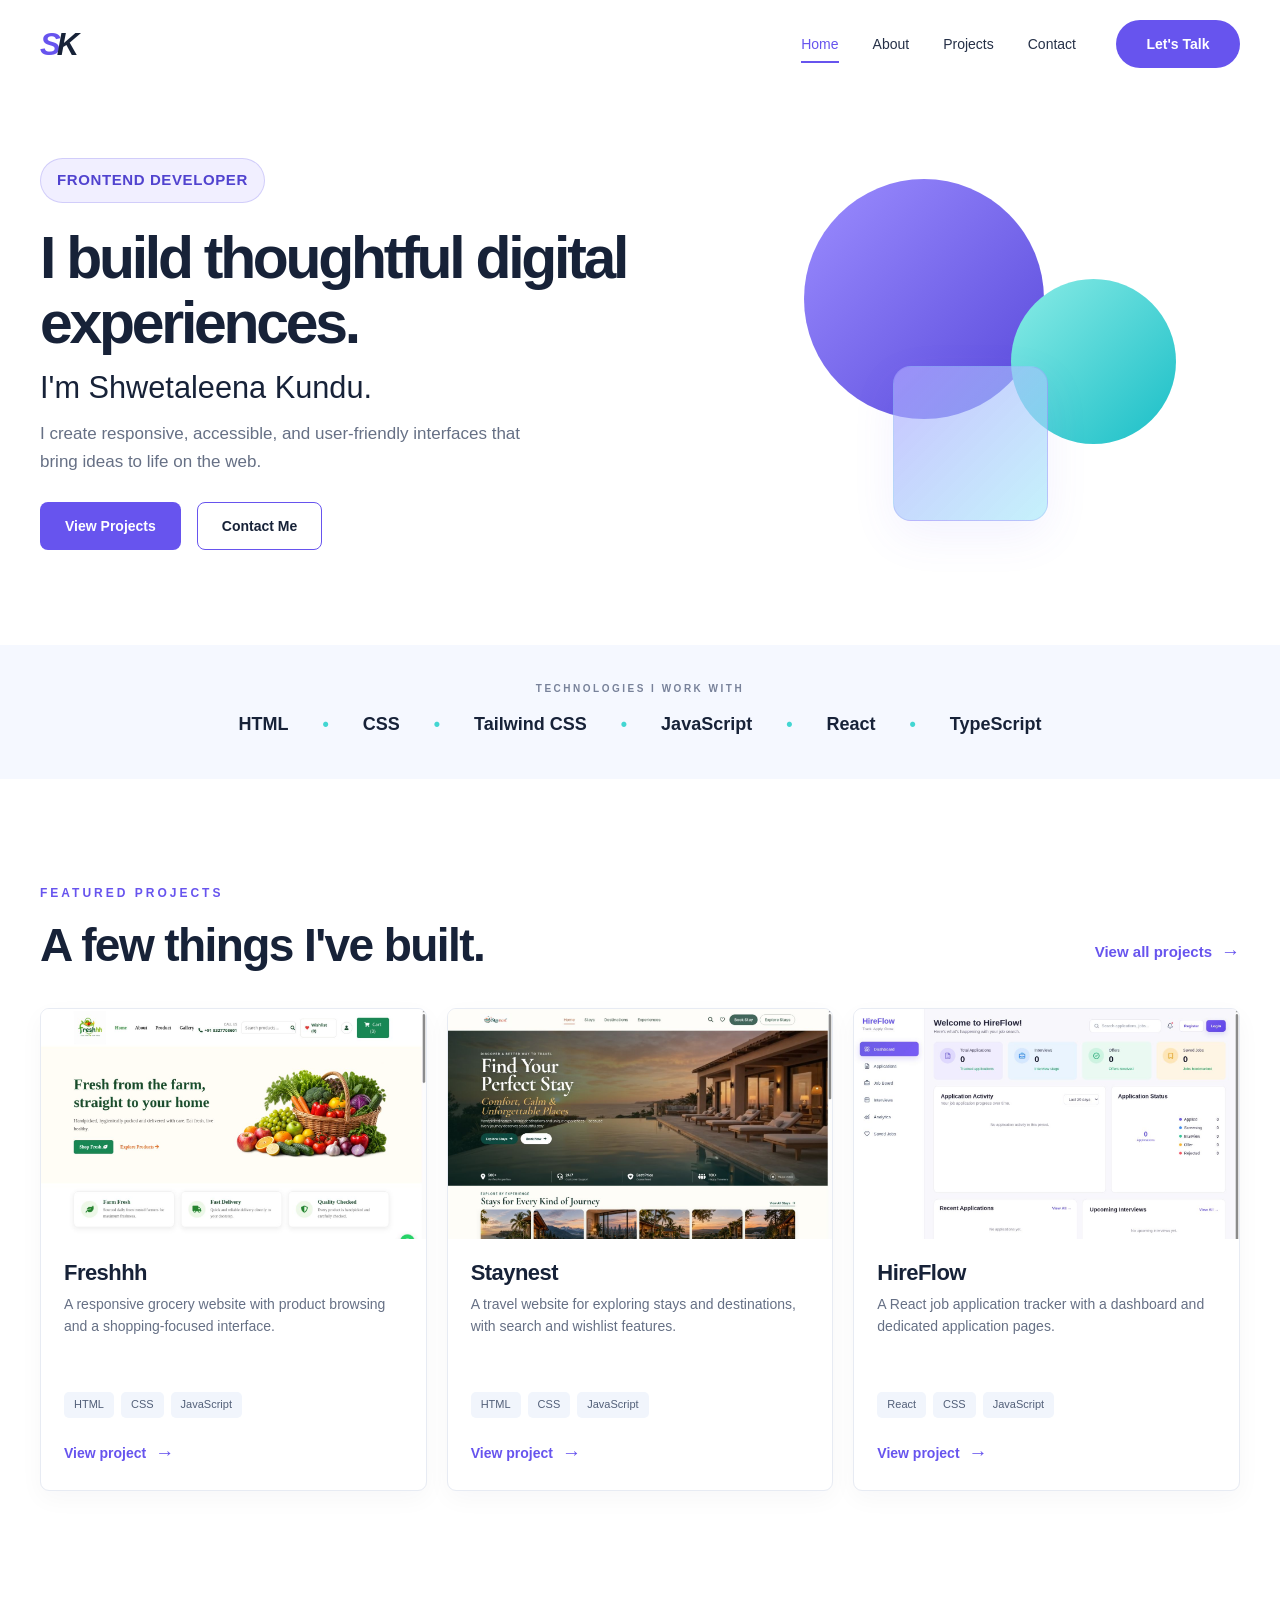
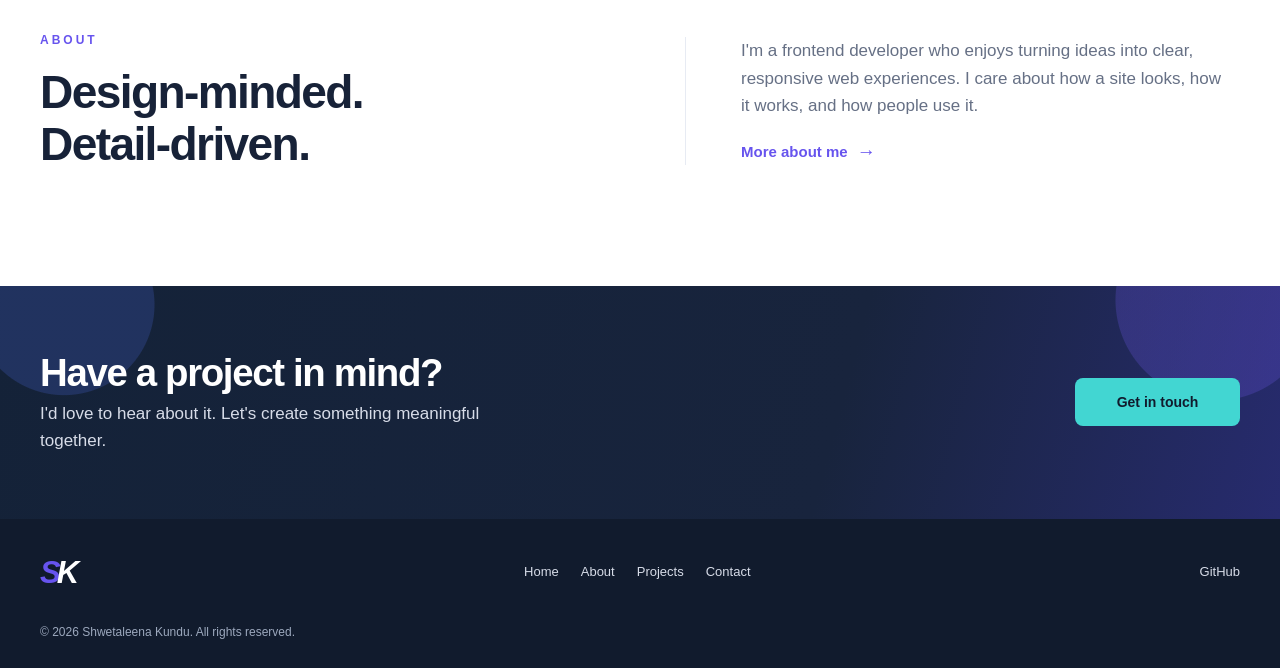
<file: index.html>
<!DOCTYPE html>
<html lang="en">
<head>
  <meta charset="UTF-8">
  <meta name="viewport" content="width=device-width, initial-scale=1.0">
  <meta
    name="description"
    content="Shwetaleena Kundu's frontend developer portfolio, featuring responsive web projects and contact information."
  >
  <title>Shwetaleena Kundu | Frontend Developer</title>

  <link rel="stylesheet" href="css/style.css">
  <link rel="stylesheet" href="css/responsive.css">
  <script src="js/script.js" defer></script>
</head>

<body>
  <header class="site-header">
    <nav class="nav container" aria-label="Main navigation">
      <a class="logo" href="index.html" aria-label="Shwetaleena Kundu, Home">SK</a>

      <button
        class="menu-toggle"
        type="button"
        aria-label="Open navigation"
        aria-expanded="false"
        aria-controls="nav-links"
      >
        <span></span>
        <span></span>
        <span></span>
      </button>

      <div class="nav-links" id="nav-links">
        <a href="index.html" aria-current="page">Home</a>
        <a href="about.html">About</a>
        <a href="projects.html">Projects</a>
        <a href="contact.html">Contact</a>
        <a href="contact.html" class="mobile-talk">Let's Talk</a>
      </div>

      <a class="button button-primary nav-cta" href="contact.html">Let's Talk</a>
    </nav>
  </header>

  <main>
    <section class="hero container" aria-labelledby="hero-title">
      <div class="hero-content">
        <p class="eyebrow">Frontend Developer</p>
        <h1 id="hero-title">I build thoughtful digital experiences.</h1>
        <p class="hero-name">I'm Shwetaleena Kundu.</p>
        <p class="hero-description">
          I create responsive, accessible, and user-friendly interfaces
          that bring ideas to life on the web.
        </p>

        <div class="hero-actions">
          <a class="button button-primary" href="projects.html">View Projects</a>
          <a class="button button-outline" href="contact.html">Contact Me</a>
        </div>
      </div>

      <div class="hero-art" aria-hidden="true">
        <div class="shape shape-one"></div>
        <div class="shape shape-two"></div>
        <div class="shape shape-three"></div>
      </div>
    </section>

    <section class="skills-strip" aria-labelledby="skills-title">
      <div class="container">
        <h2 id="skills-title" class="eyebrow">Technologies I work with</h2>
        <ul class="skills-list">
          <li>HTML</li>
          <li>CSS</li>
          <li>Tailwind CSS</li>
          <li>JavaScript</li>
          <li>React</li>
          <li>TypeScript</li>
        </ul>
      </div>
    </section>

    <section
      class="featured-projects section container"
      aria-labelledby="projects-title"
    >
      <div class="section-heading">
        <div>
          <p class="eyebrow">Featured Projects</p>
          <h2 id="projects-title">A few things I've built.</h2>
        </div>
        <a class="text-link" href="projects.html">View all projects</a>
      </div>

      <div class="project-grid">
        <article class="project-card">
          <div class="project-preview project-preview-image">
            <img
              src="assets/images/freshhh.jpg"
              alt="Screenshot of the Freshhh grocery website"
              loading="lazy"
            >
          </div>
          <div class="project-details">
            <h3>Freshhh</h3>
            <p>
              A responsive grocery website with product browsing
              and a shopping-focused interface.
            </p>
            <ul class="project-tags" aria-label="Technologies used">
              <li>HTML</li>
              <li>CSS</li>
              <li>JavaScript</li>
            </ul>
            <a class="text-link" href="projects.html#freshhh">View project</a>
          </div>
        </article>

        <article class="project-card">
          <div class="project-preview project-preview-image">
            <img
              src="assets/images/staynest.jpg"
              alt="Screenshot of the Staynest travel website"
              loading="lazy"
            >
          </div>
          <div class="project-details">
            <h3>Staynest</h3>
            <p>
              A travel website for exploring stays and destinations,
              with search and wishlist features.
            </p>
            <ul class="project-tags" aria-label="Technologies used">
              <li>HTML</li>
              <li>CSS</li>
              <li>JavaScript</li>
            </ul>
            <a class="text-link" href="projects.html#staynest">View project</a>
          </div>
        </article>

        <article class="project-card">
          <div class="project-preview project-preview-image">
            <img
              src="assets/images/hireflow.jpg"
              alt="Screenshot of the HireFlow application dashboard"
              loading="lazy"
            >
          </div>
          <div class="project-details">
            <h3>HireFlow</h3>
            <p>
              A React job application tracker with a dashboard
              and dedicated application pages.
            </p>
            <ul class="project-tags" aria-label="Technologies used">
              <li>React</li>
              <li>CSS</li>
              <li>JavaScript</li>
            </ul>
            <a class="text-link" href="projects.html#hireflow">View project</a>
          </div>
        </article>
      </div>
    </section>

    <section class="about-preview section container" aria-labelledby="about-title">
      <div>
        <p class="eyebrow">About</p>
        <h2 id="about-title">Design-minded.<br>Detail-driven.</h2>
      </div>
      <div class="about-preview-content">
        <p>
          I'm a frontend developer who enjoys turning ideas into clear,
          responsive web experiences. I care about how a site looks,
          how it works, and how people use it.
        </p>
        <a class="text-link" href="about.html">More about me</a>
      </div>
    </section>

    <section class="contact-banner" aria-labelledby="contact-title">
      <div class="container contact-banner-content">
        <div>
          <h2 id="contact-title">Have a project in mind?</h2>
          <p>
            I'd love to hear about it. Let's create something meaningful together.
          </p>
        </div>
        <a class="button button-accent" href="contact.html">Get in touch</a>
      </div>
    </section>
  </main>

  <footer class="site-footer">
    <div class="container footer-content">
      <a class="logo" href="index.html" aria-label="Shwetaleena Kundu, Home">SK</a>

      <nav aria-label="Footer navigation">
        <a href="index.html">Home</a>
        <a href="about.html">About</a>
        <a href="projects.html">Projects</a>
        <a href="contact.html">Contact</a>
      </nav>

      <a
        class="footer-social"
        href="https://github.com/Shwetaleena-Kundu"
        target="_blank"
        rel="noopener noreferrer"
      >
        GitHub
      </a>
    </div>
    <p class="copyright">© 2026 Shwetaleena Kundu. All rights reserved.</p>
  </footer>
</body>
</html>
</file>
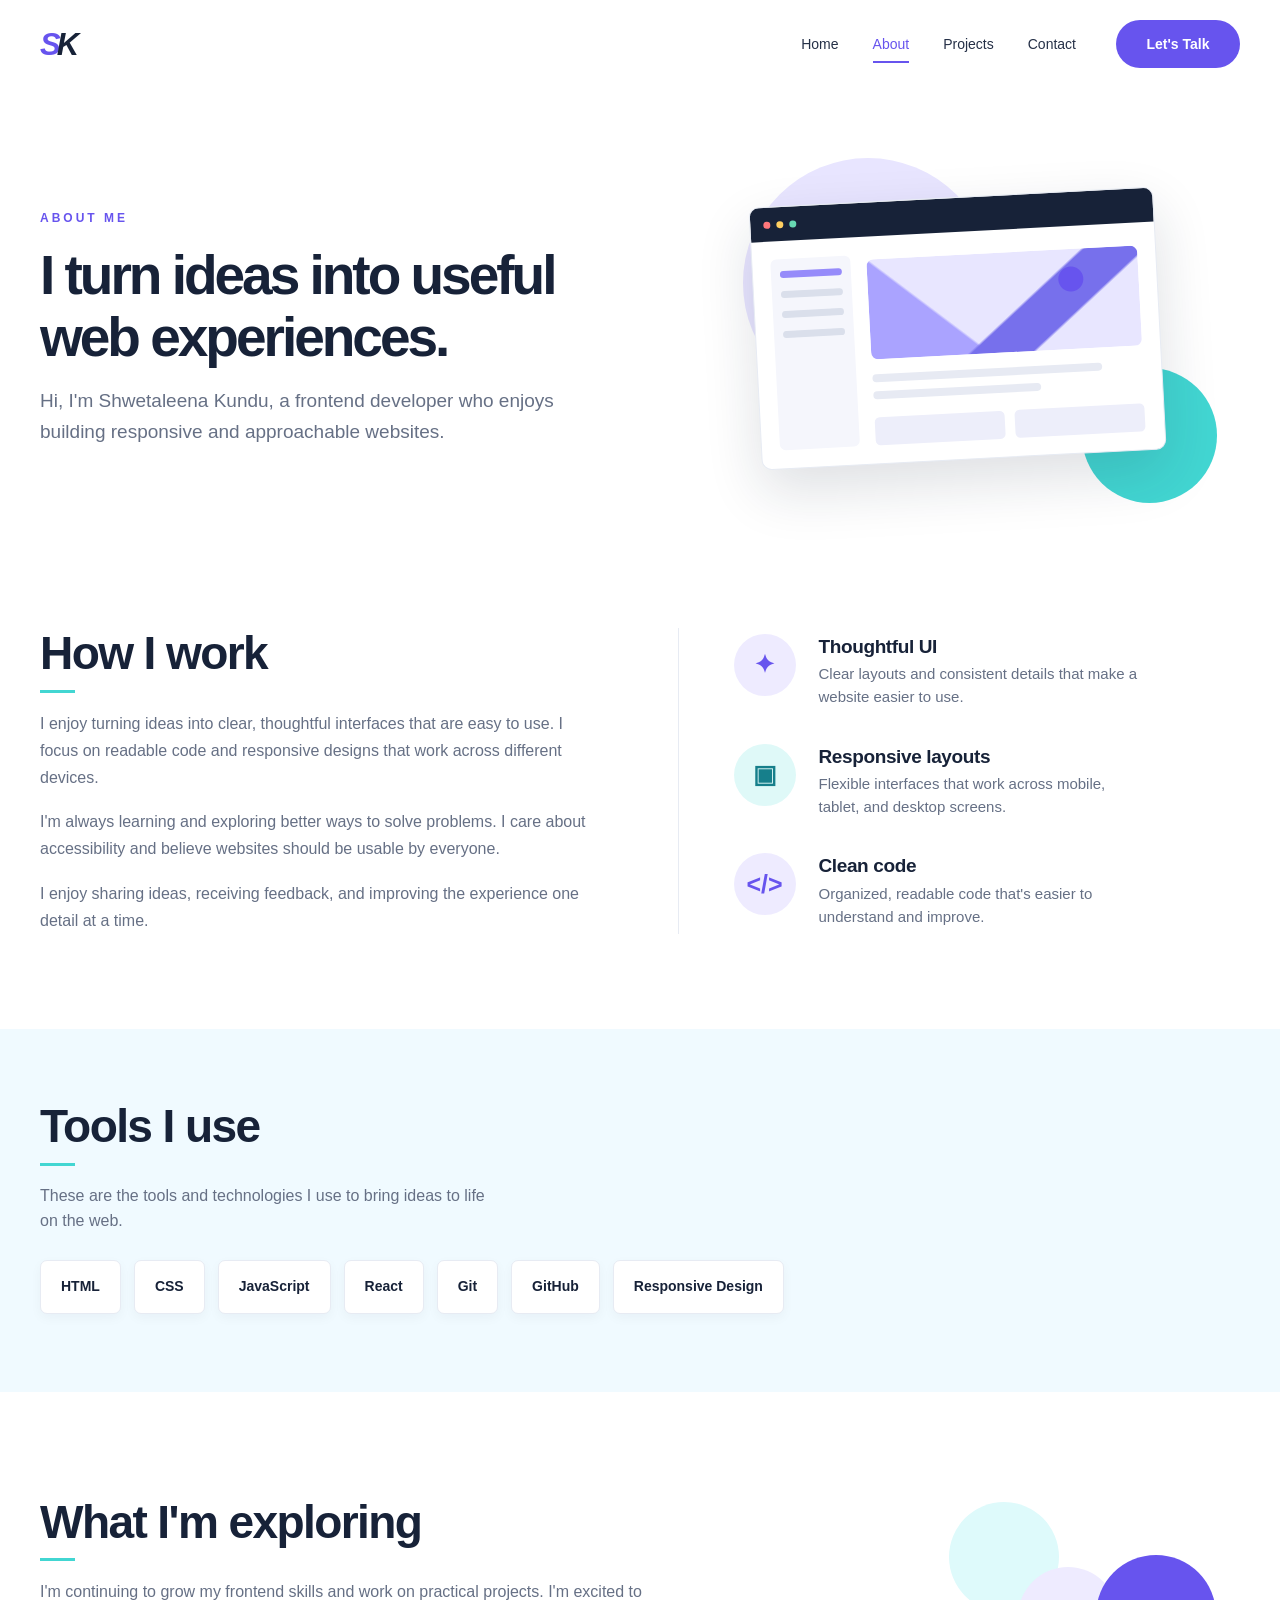
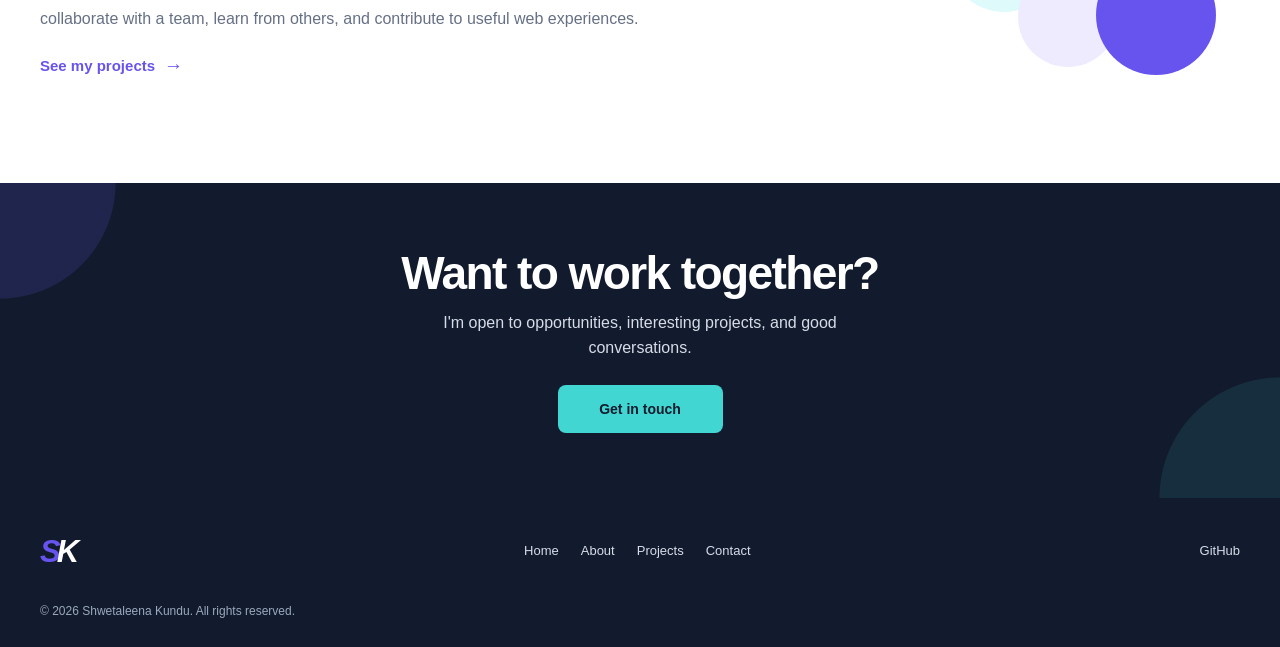
<file: about.html>
<!DOCTYPE html>
<html lang="en">

<head>
  <meta charset="UTF-8">
  <meta name="viewport" content="width=device-width, initial-scale=1.0">
  <meta name="description"
    content="Learn about Shwetaleena Kundu, her approach to frontend development, and the tools she uses.">
  <title>About | Shwetaleena Kundu</title>

  <link rel="stylesheet" href="css/style.css">
  <link rel="stylesheet" href="css/responsive.css">
  <script src="js/script.js" defer></script>
</head>

<body>
  <header class="site-header">
    <nav class="nav container" aria-label="Main navigation">
      <a class="logo" href="index.html" aria-label="Shwetaleena Kundu, Home">
        SK
      </a>

      <button class="menu-toggle" type="button" aria-label="Open navigation" aria-expanded="false"
        aria-controls="nav-links">
        <span></span>
        <span></span>
        <span></span>
      </button>

      <div class="nav-links" id="nav-links">
        <a href="index.html">Home</a>
        <a href="about.html" aria-current="page">About</a>
        <a href="projects.html">Projects</a>
        <a href="contact.html">Contact</a>
        <a href="contact.html" class="mobile-talk">Let's Talk</a>
      </div>

      <a class="button button-primary nav-cta" href="contact.html">
        Let's Talk
      </a>
    </nav>
  </header>

  <main>
    <!-- About hero -->
    <section class="about-hero container" aria-labelledby="about-hero-title">
      <div class="about-hero-content">
        <p class="eyebrow">About Me</p>

        <h1 id="about-hero-title">
          I turn ideas into useful web experiences.
        </h1>

        <p>
          Hi, I'm Shwetaleena Kundu, a frontend developer who enjoys
          building responsive and approachable websites.
        </p>
      </div>

      <!-- Decorative browser illustration; no image file needed -->
      <div class="about-hero-art" aria-hidden="true">
        <div class="art-circle art-circle-violet"></div>
        <div class="art-circle art-circle-aqua"></div>

        <div class="browser-illustration">
          <div class="browser-topbar">
            <span></span>
            <span></span>
            <span></span>
          </div>

          <div class="browser-body">
            <div class="browser-sidebar">
              <span></span>
              <span></span>
              <span></span>
              <span></span>
            </div>

            <div class="browser-main">
              <div class="browser-image"></div>
              <div class="browser-line browser-line-long"></div>
              <div class="browser-line"></div>

              <div class="browser-small-cards">
                <span></span>
                <span></span>
              </div>
            </div>
          </div>
        </div>
      </div>
    </section>

    <!-- Approach -->
    <section class="work-section section container" aria-labelledby="work-title">
      <div class="work-intro">
        <h2 id="work-title">How I work</h2>

        <p>
          I enjoy turning ideas into clear, thoughtful interfaces that
          are easy to use. I focus on readable code and responsive
          designs that work across different devices.
        </p>

        <p>
          I'm always learning and exploring better ways to solve
          problems. I care about accessibility and believe websites
          should be usable by everyone.
        </p>

        <p>
          I enjoy sharing ideas, receiving feedback, and improving
          the experience one detail at a time.
        </p>
      </div>

      <div class="work-principles">
        <article class="principle">
          <span class="principle-icon" aria-hidden="true">✦</span>
          <div>
            <h3>Thoughtful UI</h3>
            <p>
              Clear layouts and consistent details that make
              a website easier to use.
            </p>
          </div>
        </article>

        <article class="principle">
          <span class="principle-icon" aria-hidden="true">▣</span>
          <div>
            <h3>Responsive layouts</h3>
            <p>
              Flexible interfaces that work across mobile,
              tablet, and desktop screens.
            </p>
          </div>
        </article>

        <article class="principle">
          <span class="principle-icon" aria-hidden="true">&lt;/&gt;</span>
          <div>
            <h3>Clean code</h3>
            <p>
              Organized, readable code that's easier to
              understand and improve.
            </p>
          </div>
        </article>
      </div>
    </section>

    <!-- Skills -->
    <section class="tools-section section" aria-labelledby="tools-title">
      <div class="container">
        <h2 id="tools-title">Tools I use</h2>

        <p class="tools-description">
          These are the tools and technologies I use to bring ideas
          to life on the web.
        </p>

        <ul class="tools-list">
          <li>HTML</li>
          <li>CSS</li>
          <li>JavaScript</li>
          <li>React</li>
          <li>Git</li>
          <li>GitHub</li>
          <li>Responsive Design</li>
        </ul>
      </div>
    </section>

    <!-- Current interests -->
    <section class="exploring-section section container" aria-labelledby="exploring-title">
      <div class="exploring-content">
        <h2 id="exploring-title">What I'm exploring</h2>

        <p>
          I'm continuing to grow my frontend skills and work on
          practical projects. I'm excited to collaborate with a team,
          learn from others, and contribute to useful web experiences.
        </p>

        <a class="text-link" href="projects.html">
          See my projects
        </a>
      </div>

      <div class="exploring-art" aria-hidden="true">
        <span class="exploring-circle exploring-circle-one"></span>
        <span class="exploring-circle exploring-circle-two"></span>
        <span class="exploring-circle exploring-circle-three"></span>
      </div>
    </section>

    <!-- Contact call to action -->
    <section class="about-contact" aria-labelledby="about-contact-title">
      <div class="container">
        <h2 id="about-contact-title">Want to work together?</h2>

        <p>
          I'm open to opportunities, interesting projects,
          and good conversations.
        </p>

        <a class="button button-accent" href="contact.html">
          Get in touch
        </a>
      </div>
    </section>
  </main>

 <footer class="site-footer">
  <div class="container footer-content">
    <a class="logo" href="index.html" aria-label="Shwetaleena Kundu, Home">
      SK
    </a>

    <nav aria-label="Footer navigation">
      <a href="index.html">Home</a>
      <a href="about.html">About</a>
      <a href="projects.html">Projects</a>
      <a href="contact.html">Contact</a>
    </nav>

    <a
      class="footer-social"
      href="https://github.com/Shwetaleena-Kundu"
      target="_blank"
      rel="noopener noreferrer"
    >
      GitHub
    </a>
  </div>

  <p class="copyright">
    © 2026 Shwetaleena Kundu. All rights reserved.
  </p>
</footer>
</body>

</html>
</file>
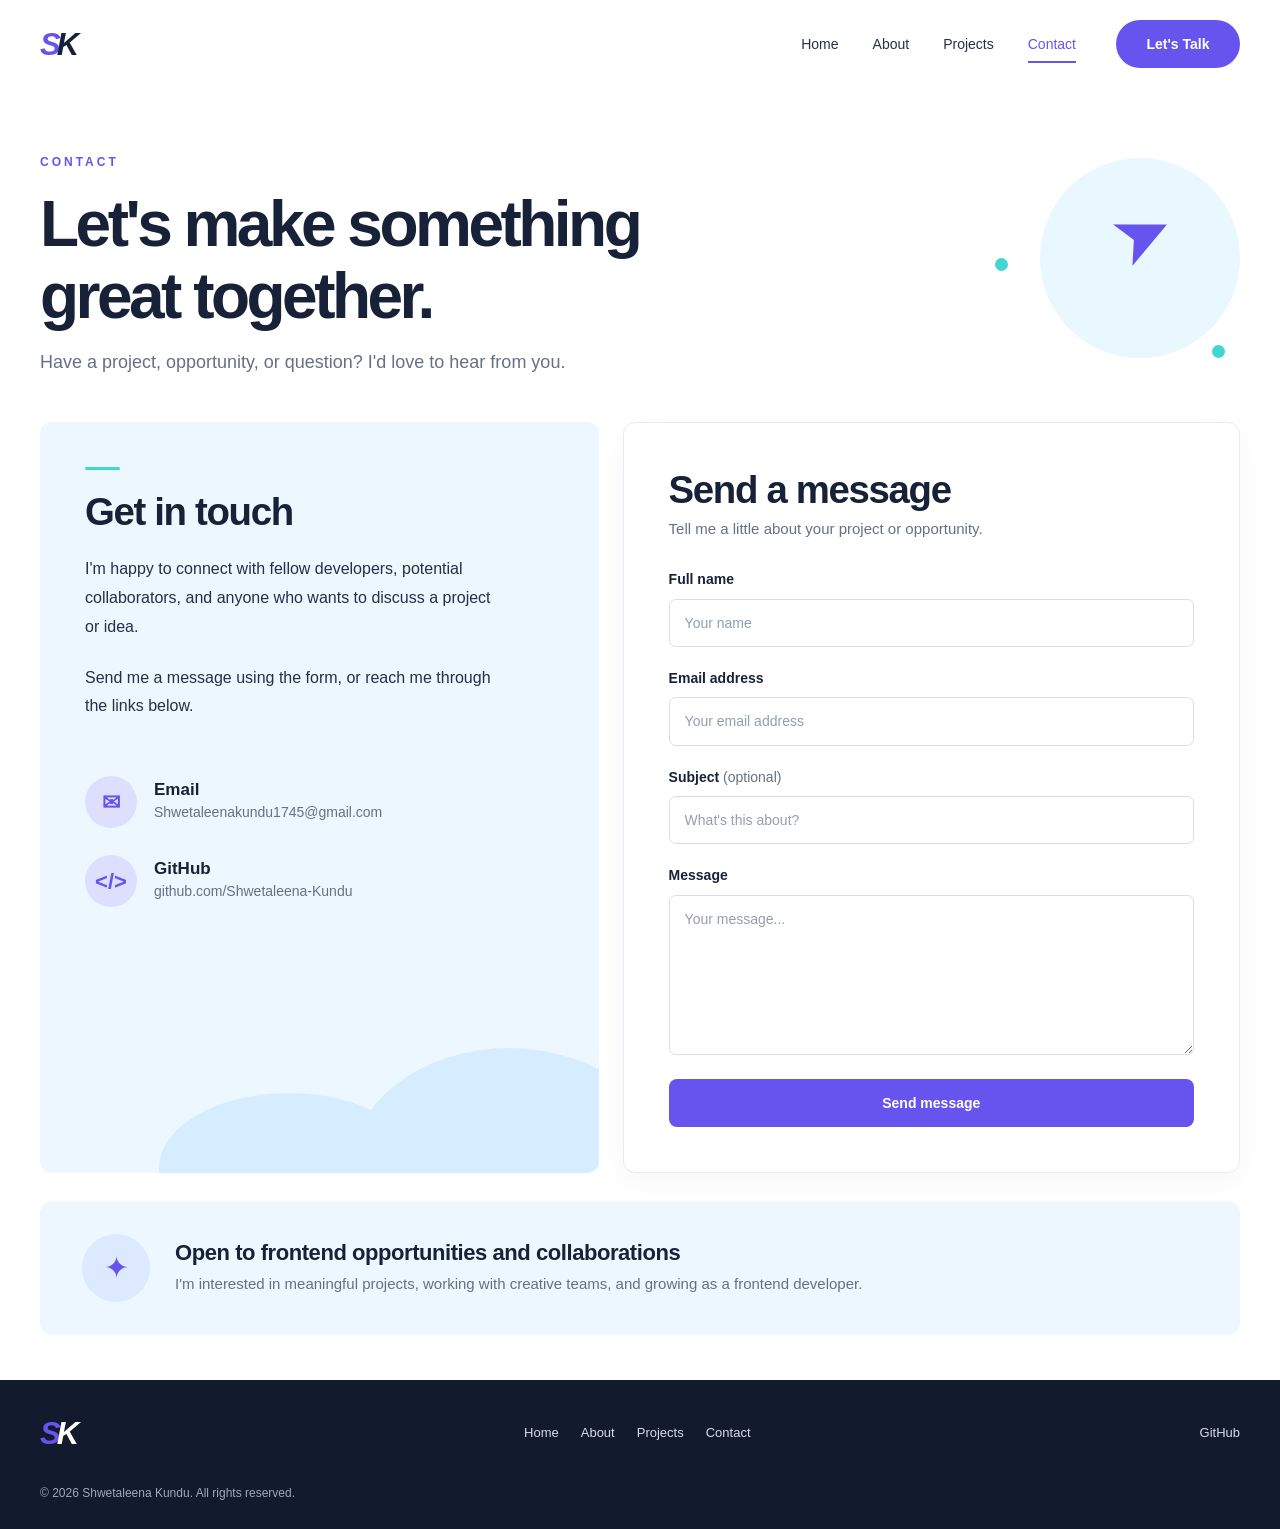
<file: contact.html>
<!DOCTYPE html>
<html lang="en">

<head>
  <meta charset="UTF-8">
  <meta name="viewport" content="width=device-width, initial-scale=1.0">
  <meta name="description" content="Contact Shwetaleena Kundu about frontend development projects and opportunities.">
  <title>Contact | Shwetaleena Kundu</title>

  <link rel="stylesheet" href="css/style.css">
  <link rel="stylesheet" href="css/responsive.css">
  <script src="js/script.js" defer></script>
</head>

<body>
  <header class="site-header">
    <nav class="nav container" aria-label="Main navigation">
      <a class="logo" href="index.html" aria-label="Shwetaleena Kundu, Home">SK</a>

      <button class="menu-toggle" type="button" aria-label="Open navigation"
        aria-expanded="false" aria-controls="nav-links">
        <span></span>
        <span></span>
        <span></span>
      </button>

      <div class="nav-links" id="nav-links">
        <a href="index.html">Home</a>
        <a href="about.html">About</a>
        <a href="projects.html">Projects</a>
        <a href="contact.html" aria-current="page">Contact</a>
        <a href="contact.html" class="mobile-talk">Let's Talk</a>
      </div>

      <a class="button button-primary nav-cta" href="contact.html">Let's Talk</a>
    </nav>
  </header>

  <main>
    <section class="contact-hero container" aria-labelledby="contact-page-title">
      <div class="contact-hero-content">
        <p class="eyebrow">Contact</p>
        <h1 id="contact-page-title">Let's make something<br>great together.</h1>
        <p>
          Have a project, opportunity, or question?
          I'd love to hear from you.
        </p>
      </div>

      <div class="contact-hero-art" aria-hidden="true">
        <div class="contact-art-circle"></div>
        <div class="contact-art-plane">➤</div>
        <div class="contact-art-dot contact-art-dot-one"></div>
        <div class="contact-art-dot contact-art-dot-two"></div>
      </div>
    </section>

    <section class="contact-section container" aria-label="Ways to get in touch">
      <div class="contact-info">
        <span class="section-accent" aria-hidden="true"></span>
        <h2>Get in touch</h2>

        <p>
          I'm happy to connect with fellow developers, potential
          collaborators, and anyone who wants to discuss a project or idea.
        </p>

        <p>
          Send me a message using the form, or reach me through the links below.
        </p>

        <div class="contact-methods">
          <div class="contact-method">
            <span class="contact-method-icon" aria-hidden="true">✉</span>
            <div>
              <h3>Email</h3>
              <p>
                <a href="mailto:Shwetaleenakundu1745@gmail.com">
                  Shwetaleenakundu1745@gmail.com
                </a>
              </p>
            </div>
          </div>

          <div class="contact-method">
            <span class="contact-method-icon" aria-hidden="true">&lt;/&gt;</span>
            <div>
              <h3>GitHub</h3>
              <p>
                <a href="https://github.com/Shwetaleena-Kundu"
                  target="_blank" rel="noopener noreferrer">
                  github.com/Shwetaleena-Kundu
                </a>
              </p>
            </div>
          </div>
        </div>

        <div class="contact-info-decoration" aria-hidden="true"></div>
      </div>

      <div class="contact-form-card">
        <h2>Send a message</h2>
        <p class="form-intro">
          Tell me a little about your project or opportunity.
        </p>

        <form id="contact-form"
          action="https://formsubmit.co/Shwetaleenakundu1745@gmail.com"
          method="POST">
          <input type="hidden" name="_subject" value="New portfolio contact message">

          <div class="form-field">
            <label for="contact-name">Full name</label>
            <input type="text" id="contact-name" name="name"
              placeholder="Your name" autocomplete="name" required>
          </div>

          <div class="form-field">
            <label for="contact-email">Email address</label>
            <input type="email" id="contact-email" name="email"
              placeholder="Your email address" autocomplete="email" required>
          </div>

          <div class="form-field">
            <label for="contact-subject">
              Subject <span class="optional-label">(optional)</span>
            </label>
            <input type="text" id="contact-subject" name="subject"
              placeholder="What's this about?">
          </div>

          <div class="form-field">
            <label for="contact-message">Message</label>
            <textarea id="contact-message" name="message" rows="6"
              placeholder="Your message..." required></textarea>
          </div>

          <button class="button button-primary form-submit" type="submit">
            Send message
          </button>
        </form>
      </div>
    </section>

    <section class="opportunity-section container" aria-labelledby="opportunity-title">
      <span class="opportunity-icon" aria-hidden="true">✦</span>

      <div>
        <h2 id="opportunity-title">
          Open to frontend opportunities and collaborations
        </h2>
        <p>
          I'm interested in meaningful projects, working with creative
          teams, and growing as a frontend developer.
        </p>
      </div>
    </section>
  </main>

  <footer class="site-footer">
    <div class="container footer-content">
      <a class="logo" href="index.html"
        aria-label="Shwetaleena Kundu, Home">SK</a>

      <nav aria-label="Footer navigation">
        <a href="index.html">Home</a>
        <a href="about.html">About</a>
        <a href="projects.html">Projects</a>
        <a href="contact.html">Contact</a>
      </nav>

      <a class="footer-social" href="https://github.com/Shwetaleena-Kundu"
        target="_blank" rel="noopener noreferrer">GitHub</a>
    </div>

    <p class="copyright">© 2026 Shwetaleena Kundu. All rights reserved.</p>
  </footer>
</body>

</html>
</file>
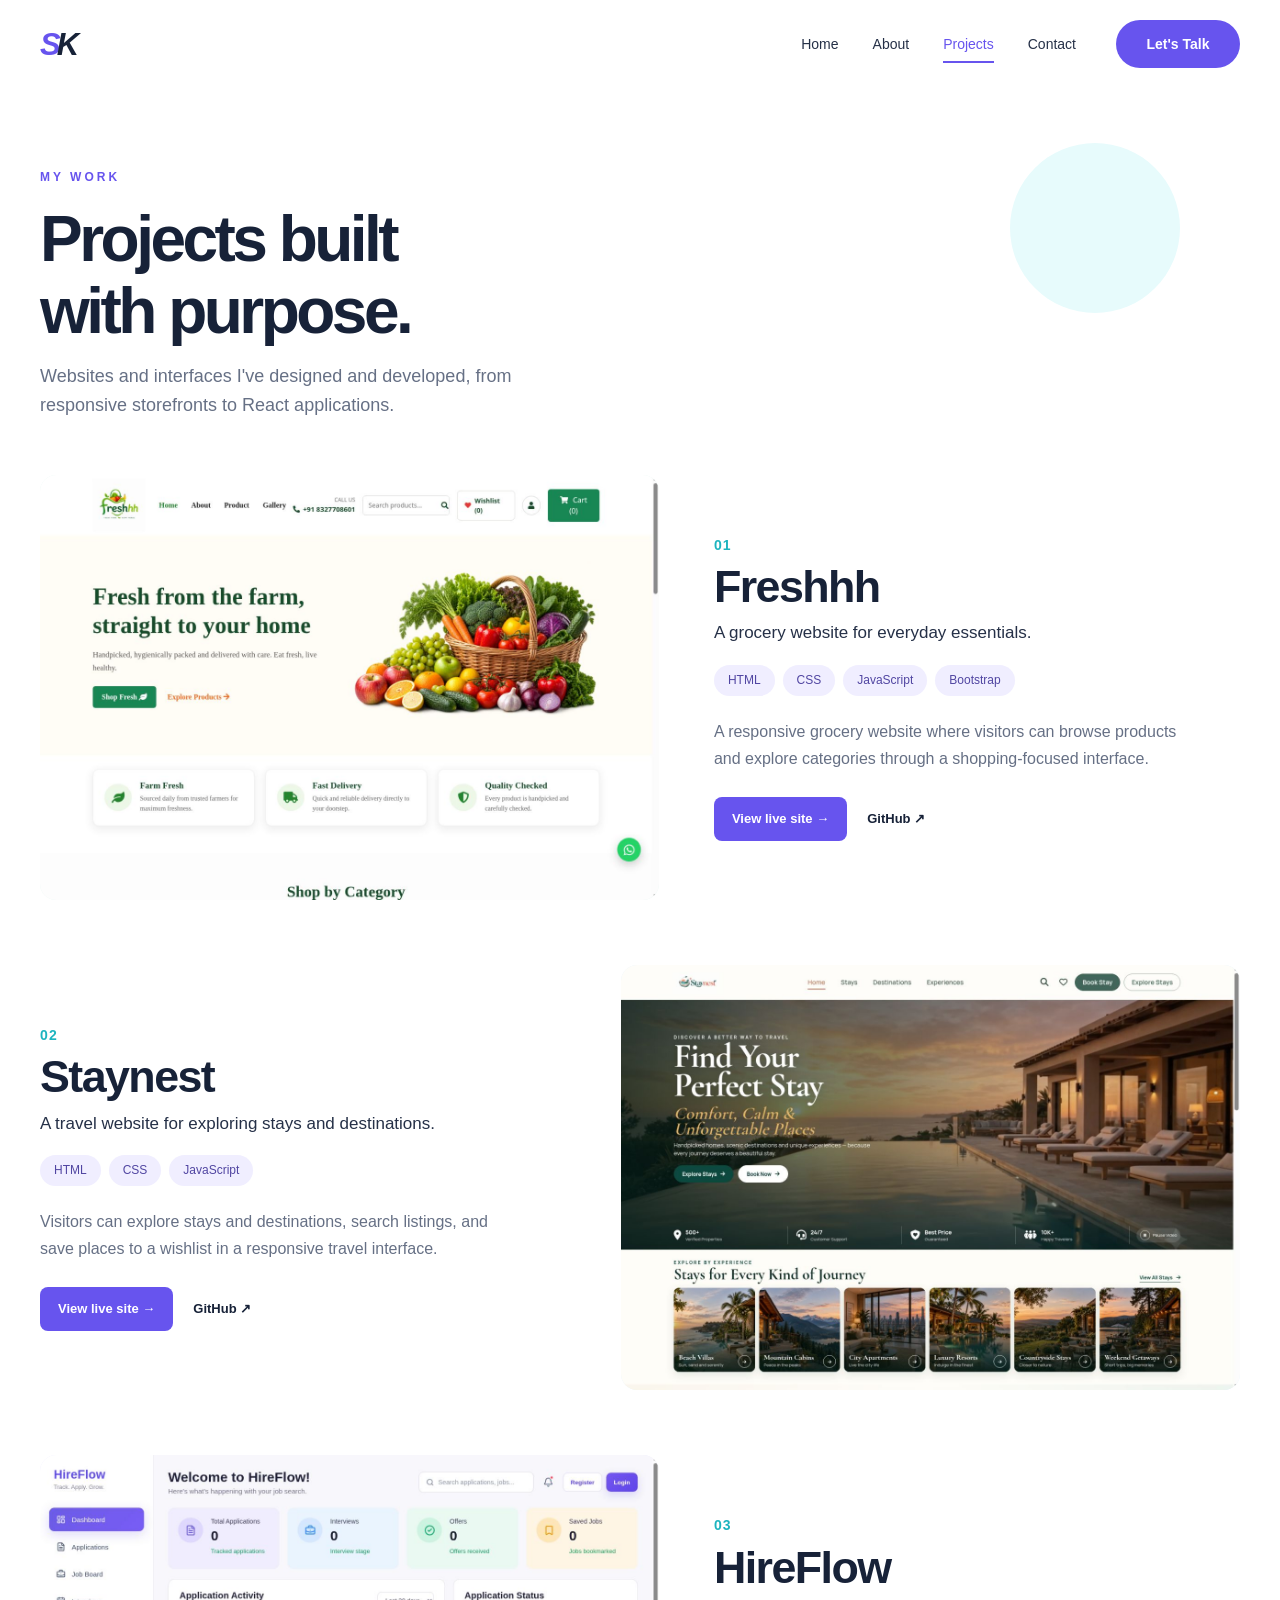
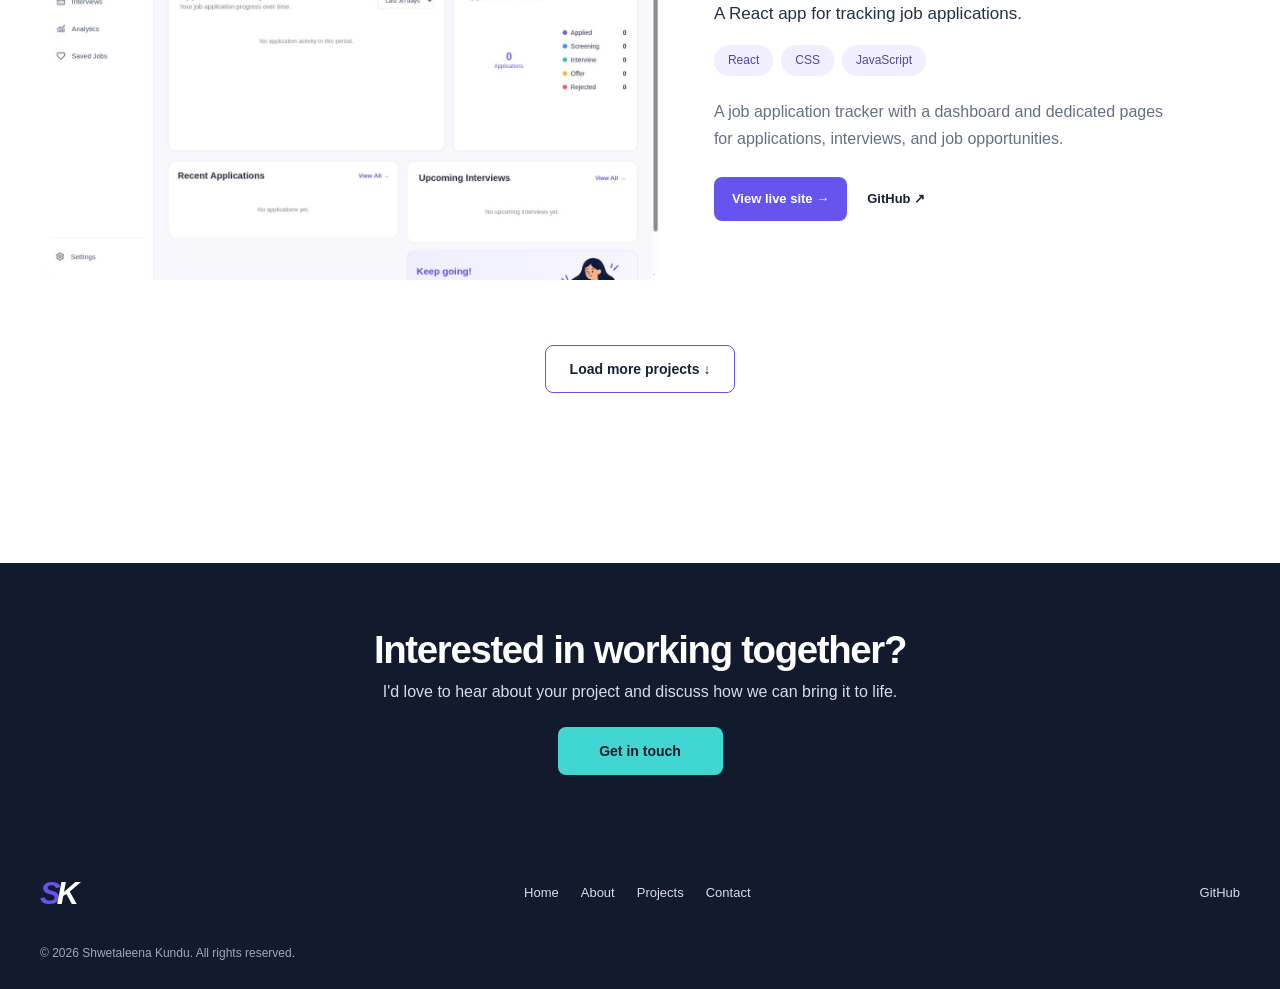
<file: projects.html>
<!DOCTYPE html>
<html lang="en">
<head>
  <meta charset="UTF-8">
  <meta name="viewport" content="width=device-width, initial-scale=1.0">
  <meta
    name="description"
    content="Frontend projects by Shwetaleena Kundu: Freshhh, Staynest, HireFlow, FreshCart, Weather API, and AETHER."
  >
  <title>Projects | Shwetaleena Kundu</title>

  <link rel="stylesheet" href="css/style.css">
  <link rel="stylesheet" href="css/responsive.css">
  <script src="js/script.js" defer></script>
</head>

<body>
  <header class="site-header">
    <nav class="nav container" aria-label="Main navigation">
      <a class="logo" href="index.html" aria-label="Shwetaleena Kundu, Home">SK</a>

      <button
        class="menu-toggle"
        type="button"
        aria-label="Open navigation"
        aria-expanded="false"
        aria-controls="nav-links"
      >
        <span></span><span></span><span></span>
      </button>

      <div class="nav-links" id="nav-links">
        <a href="index.html">Home</a>
        <a href="about.html">About</a>
        <a href="projects.html" aria-current="page">Projects</a>
        <a href="contact.html">Contact</a>
        <a href="contact.html" class="mobile-talk">Let's Talk</a>
      </div>

      <a class="button button-primary nav-cta" href="contact.html">
        Let's Talk
      </a>
    </nav>
  </header>

  <main>
    <section class="projects-hero container" aria-labelledby="projects-page-title">
      <p class="eyebrow">My Work</p>
      <h1 id="projects-page-title">Projects built<br>with purpose.</h1>
      <p>
        Websites and interfaces I've designed and developed,
        from responsive storefronts to React applications.
      </p>
    </section>

    <section class="projects-showcase container" aria-label="My projects">
      <!-- 01: Freshhh -->
      <article class="showcase-project" id="freshhh">
        <div class="showcase-visual showcase-freshhh">
          <img src="assets/images/freshhh.jpg" alt="Screenshot of the Freshhh grocery website homepage" loading="lazy">
        </div>

        <div class="showcase-details">
          <p class="project-number">01</p>
          <h2>Freshhh</h2>
          <p class="project-subtitle">A grocery website for everyday essentials.</p>

          <ul class="showcase-tags" aria-label="Technologies used">
            <li>HTML</li><li>CSS</li><li>JavaScript</li><li>Bootstrap</li>
          </ul>

          <p class="project-description">
            A responsive grocery website where visitors can browse products
            and explore categories through a shopping-focused interface.
          </p>

          <div class="project-actions">
            <a class="button button-primary"
               href="https://freshhh-website.vercel.app/"
               target="_blank" rel="noopener noreferrer"
               aria-label="Open Freshhh live site in a new tab">
              View live site →
            </a>
            <a class="project-code-label"
               href="https://github.com/Shwetaleena-Kundu/Freshhh-website"
               target="_blank" rel="noopener noreferrer"
               aria-label="Open Freshhh GitHub repository in a new tab">
              GitHub ↗
            </a>
          </div>
        </div>
      </article>

      <!-- 02: Staynest -->
      <article class="showcase-project showcase-reversed" id="staynest">
        <div class="showcase-visual showcase-staynest">
          <img src="assets/images/staynest.jpg" alt="Screenshot of the Staynest travel website homepage" loading="lazy">
        </div>

        <div class="showcase-details">
          <p class="project-number">02</p>
          <h2>Staynest</h2>
          <p class="project-subtitle">
            A travel website for exploring stays and destinations.
          </p>

          <ul class="showcase-tags" aria-label="Technologies used">
            <li>HTML</li><li>CSS</li><li>JavaScript</li>
          </ul>

          <p class="project-description">
            Visitors can explore stays and destinations, search listings,
            and save places to a wishlist in a responsive travel interface.
          </p>

          <div class="project-actions">
            <a class="button button-primary"
               href="https://staynest-beige.vercel.app/"
               target="_blank" rel="noopener noreferrer"
               aria-label="Open Staynest live site in a new tab">
              View live site →
            </a>
            <a class="project-code-label"
               href="https://github.com/Shwetaleena-Kundu/staynest"
               target="_blank" rel="noopener noreferrer"
               aria-label="Open Staynest GitHub repository in a new tab">
              GitHub ↗
            </a>
          </div>
        </div>
      </article>

      <!-- 03: HireFlow -->
      <article class="showcase-project" id="hireflow">
        <div class="showcase-visual showcase-hireflow">
          <img src="assets/images/hireflow.jpg" alt="Screenshot of the HireFlow job application dashboard" loading="lazy">
        </div>

        <div class="showcase-details">
          <p class="project-number">03</p>
          <h2>HireFlow</h2>
          <p class="project-subtitle">A React app for tracking job applications.</p>

          <ul class="showcase-tags" aria-label="Technologies used">
            <li>React</li><li>CSS</li><li>JavaScript</li>
          </ul>

          <p class="project-description">
            A job application tracker with a dashboard and dedicated pages
            for applications, interviews, and job opportunities.
          </p>

          <div class="project-actions">
            <a class="button button-primary"
               href="https://hireflow-drab.vercel.app/"
               target="_blank" rel="noopener noreferrer"
               aria-label="Open HireFlow live site in a new tab">
              View live site →
            </a>
            <a class="project-code-label"
               href="https://github.com/Shwetaleena-Kundu/HireFlow"
               target="_blank" rel="noopener noreferrer"
               aria-label="Open HireFlow GitHub repository in a new tab">
              GitHub ↗
            </a>
          </div>
        </div>
      </article>

      <div class="load-more-wrap" id="load-more-wrap">
        <button class="button button-outline" id="load-more-projects" type="button"
                aria-controls="freshcart weather aether" aria-expanded="false">
          Load more projects ↓
        </button>
      </div>

      <!-- 04: FreshCart -->
      <article class="showcase-project showcase-reversed" id="freshcart" hidden>
        <div class="showcase-visual showcase-freshcart">
          <img src="assets/images/freshcart.jpg" alt="Screenshot of the FreshCart multi-vendor store" loading="lazy">
        </div>

        <div class="showcase-details">
          <p class="project-number">04</p>
          <h2>FreshCart</h2>
          <p class="project-subtitle">A mobile-first multi-vendor store.</p>

          <ul class="showcase-tags" aria-label="Technologies used">
            <li>React</li><li>Tailwind CSS</li><li>JavaScript</li>
          </ul>

          <p class="project-description">
            A product catalogue and dynamic cart where users can add items
            from different stores, adjust quantities, and see totals grouped
            by store.
          </p>

          <div class="project-actions">
            <a class="button button-primary"
               href="https://freshcart-multi-vendor-store.vercel.app/"
               target="_blank" rel="noopener noreferrer"
               aria-label="Open FreshCart live site in a new tab">
              View live site →
            </a>
            <a class="project-code-label"
               href="https://github.com/Shwetaleena-Kundu/freshcart-multi-vendor-store"
               target="_blank" rel="noopener noreferrer"
               aria-label="Open FreshCart GitHub repository in a new tab">
              GitHub ↗
            </a>
          </div>
        </div>
      </article>

      <!-- 05: Weather API -->
      <article class="showcase-project" id="weather" hidden>
        <div class="showcase-visual showcase-weather">
          <img src="assets/images/weather.jpg" alt="Screenshot of the Atmos weather dashboard" loading="lazy">
        </div>

        <div class="showcase-details">
          <p class="project-number">05</p>
          <h2>Weather API</h2>
          <p class="project-subtitle">A weather lookup project using an API.</p>

          <ul class="showcase-tags" aria-label="Technologies used">
            <li>HTML</li><li>CSS</li><li>JavaScript</li><li>API</li>
          </ul>

          <p class="project-description">
            A frontend project that retrieves weather information from an API
            and presents it in an easy-to-read interface.
          </p>

          <div class="project-actions">
            <a class="button button-primary"
               href="https://weather-api-project-9zx2.vercel.app/"
               target="_blank" rel="noopener noreferrer"
               aria-label="Open Weather API live site in a new tab">
              View live site →
            </a>
            <a class="project-code-label"
               href="https://github.com/Shwetaleena-Kundu/Weather-API-Project"
               target="_blank" rel="noopener noreferrer"
               aria-label="Open Weather API GitHub repository in a new tab">
              GitHub ↗
            </a>
          </div>
        </div>
      </article>

      <!-- 06: AETHER -->
      <article class="showcase-project showcase-reversed" id="aether" hidden>
        <div class="showcase-visual showcase-aether">
          <img src="assets/images/aether.jpg" alt="Screenshot of the AETHER urban intelligence homepage" loading="lazy">
        </div>

        <div class="showcase-details">
          <p class="project-number">06</p>
          <h2>AETHER</h2>
          <p class="project-subtitle">An interactive smart city concept.</p>

          <ul class="showcase-tags" aria-label="Technologies used">
            <li>React</li><li>TypeScript</li><li>Tailwind CSS</li>
          </ul>

          <p class="project-description">
            A city explorer concept with animated navigation between
            urban systems, including environment and mobility views.
          </p>

          <div class="project-actions">
            <a class="button button-primary"
               href="https://aether-urban-intelligence.vercel.app/"
               target="_blank" rel="noopener noreferrer"
               aria-label="Open AETHER live site in a new tab">
              View live site →
            </a>
            <a class="project-code-label"
               href="https://github.com/Shwetaleena-Kundu/Aether"
               target="_blank" rel="noopener noreferrer"
               aria-label="Open AETHER GitHub repository in a new tab">
              GitHub ↗
            </a>
          </div>
        </div>
      </article>

      <div class="load-more-wrap" id="show-less-wrap" hidden>
        <button class="button button-outline" id="show-less-projects" type="button"
                aria-controls="freshcart weather aether">
          Show less ↑
        </button>
      </div>
    </section>

    <section class="projects-contact" aria-labelledby="projects-contact-title">
      <div class="container">
        <h2 id="projects-contact-title">Interested in working together?</h2>
        <p>
          I'd love to hear about your project and discuss how
          we can bring it to life.
        </p>
        <a class="button button-accent" href="contact.html">
          Get in touch
        </a>
      </div>
    </section>
  </main>

  <footer class="site-footer">
    <div class="container footer-content">
      <a class="logo" href="index.html" aria-label="Shwetaleena Kundu, Home">
        SK
      </a>

      <nav aria-label="Footer navigation">
        <a href="index.html">Home</a>
        <a href="about.html">About</a>
        <a href="projects.html">Projects</a>
        <a href="contact.html">Contact</a>
      </nav>

      <a class="footer-social"
         href="https://github.com/Shwetaleena-Kundu"
         target="_blank" rel="noopener noreferrer">
        GitHub
      </a>
    </div>

    <p class="copyright">© 2026 Shwetaleena Kundu. All rights reserved.</p>
  </footer>
</body>
</html>
</file>
<file: css/style.css>
/* ===== Base ===== */

:root {
  --navy: #172238;
  --navy-deep: #111b2d;
  --text: #253047;
  --muted: #667085;
  --violet: #6754ee;
  --violet-dark: #5441d6;
  --aqua: #42d6d2;
  --soft-blue: #f5f8ff;
  --border: #e7ebf3;
  --white: #ffffff;
}

* {
  box-sizing: border-box;
}

html {
  scroll-behavior: smooth;
}

body {
  margin: 0;
  color: var(--text);
  background: var(--white);
  font-family: Arial, Helvetica, sans-serif;
  line-height: 1.6;
}

button {
  font: inherit;
}

a {
  color: inherit;
  text-decoration: none;
}

a:focus-visible,
button:focus-visible {
  outline: 3px solid var(--aqua);
  outline-offset: 4px;
}

.container {
  width: min(calc(100% - 80px), 1200px);
  margin-inline: auto;
}

.section {
  padding-block: 105px;
}

.eyebrow {
  margin: 0 0 18px;
  color: var(--violet);
  font-size: 12px;
  font-weight: 700;
  letter-spacing: 0.25em;
  line-height: 1.5;
  text-transform: uppercase;
}

h1,
h2,
h3,
p {
  margin-top: 0;
}

h1,
h2,
h3 {
  color: var(--navy);
  line-height: 1.12;
}

h2 {
  font-size: clamp(32px, 3.6vw, 48px);
  letter-spacing: -0.035em;
}

/* ===== Buttons and links ===== */

.button {
  display: inline-flex;
  min-height: 48px;
  align-items: center;
  justify-content: center;
  padding: 11px 24px;
  border: 1px solid transparent;
  border-radius: 8px;
  font-size: 14px;
  font-weight: 700;
  line-height: 1.3;
  text-align: center;
  transition: background-color 0.2s, color 0.2s, transform 0.2s;
}

.button:hover {
  transform: translateY(-2px);
}

.button-primary {
  color: var(--white);
  background: var(--violet);
}

.button-primary:hover {
  background: var(--violet-dark);
}

.button-outline {
  color: var(--navy);
  background: var(--white);
  border-color: var(--violet);
}

.button-outline:hover {
  color: var(--violet);
  background: #f8f7ff;
}

.button-accent {
  color: var(--navy-deep);
  background: var(--aqua);
}

.button-accent:hover {
  background: #70e3df;
}

.text-link {
  display: inline-flex;
  align-items: center;
  gap: 9px;
  color: var(--violet);
  font-size: 15px;
  font-weight: 700;
  transition: gap 0.2s, color 0.2s;
}

.text-link::after {
  content: "→";
  font-size: 19px;
  line-height: 1;
}

.text-link:hover {
  gap: 15px;
  color: var(--violet-dark);
}

/* ===== Header ===== */

.site-header {
  background: var(--white);
}

.nav {
  display: flex;
  min-height: 88px;
  align-items: center;
  gap: 40px;
}

.logo {
  display: inline-block;
  color: var(--navy);
  font-size: 31px;
  font-style: italic;
  font-weight: 800;
  letter-spacing: -0.13em;
  line-height: 1;
}

.logo::first-letter {
  color: var(--violet);
}

.nav-links {
  display: flex;
  align-items: center;
  gap: 34px;
  margin-left: auto;
}

.nav-links a {
  position: relative;
  padding-block: 8px;
  color: var(--text);
  font-size: 14px;
  transition: color 0.2s;
}

.nav-links a:hover,
.nav-links a[aria-current="page"] {
  color: var(--violet);
}

.nav-links a[aria-current="page"]::after {
  position: absolute;
  right: 0;
  bottom: 0;
  left: 0;
  height: 2px;
  background: var(--violet);
  content: "";
}

.nav-cta {
  min-width: 124px;
  border-radius: 100px;
}

.menu-toggle {
  display: none;
}

/* ===== Hero ===== */

.hero {
  display: grid;
  min-height: 510px;
  grid-template-columns: 1.05fr 0.95fr;
  align-items: center;
  gap: 55px;
  padding-block: 70px 95px;
}

.hero-content {
  position: relative;
  z-index: 1;
}

.hero h1 {
  max-width: 700px;
  margin-bottom: 12px;
  font-size: clamp(43px, 4.6vw, 68px);
  font-weight: 800;
  letter-spacing: -0.055em;
}

.hero-name {
  margin-bottom: 12px;
  color: var(--navy);
  font-size: clamp(23px, 2.4vw, 32px);
  line-height: 1.3;
}

.hero-description {
  max-width: 490px;
  margin-bottom: 26px;
  color: var(--muted);
  font-size: 17px;
  line-height: 1.65;
}

.hero-actions {
  display: flex;
  flex-wrap: wrap;
  gap: 16px;
}

.hero-art {
  position: relative;
  width: min(100%, 440px);
  height: 360px;
  justify-self: center;
}

.shape {
  position: absolute;
}

.shape-one {
  top: 5px;
  left: 56px;
  width: 240px;
  height: 240px;
  border-radius: 50%;
  background: linear-gradient(135deg, #9c8dff, #5748da);
}

.shape-two {
  top: 105px;
  right: 12px;
  width: 165px;
  height: 165px;
  border-radius: 50%;
  background: linear-gradient(135deg, #8aece6, #19bec7);
}

.shape-three {
  bottom: 13px;
  left: 145px;
  width: 155px;
  height: 155px;
  border: 1px solid rgba(106, 99, 236, 0.16);
  border-radius: 18px;
  background: linear-gradient(
    135deg,
    rgba(173, 165, 255, 0.68),
    rgba(159, 233, 249, 0.6)
  );
  box-shadow: 0 15px 45px rgba(103, 84, 238, 0.08);
}

/* ===== Skills strip ===== */

.skills-strip {
  padding-block: 36px 40px;
  background: var(--soft-blue);
  text-align: center;
}

.skills-strip .eyebrow {
  margin-bottom: 14px;
  color: #78829a;
  font-size: 10px;
}

.skills-list {
  display: flex;
  justify-content: center;
  flex-wrap: wrap;
  gap: 10px 34px;
  margin: 0;
  padding: 0;
  list-style: none;
}

.skills-list li {
  color: var(--navy);
  font-size: 18px;
  font-weight: 700;
}

.skills-list li + li::before {
  display: inline-block;
  margin-right: 34px;
  color: var(--aqua);
  content: "•";
}

/* ===== Featured projects ===== */

.section-heading {
  display: flex;
  justify-content: space-between;
  align-items: end;
  gap: 24px;
  margin-bottom: 36px;
}

.section-heading h2 {
  margin-bottom: 0;
}

.section-heading > .text-link {
  flex-shrink: 0;
  margin-bottom: 8px;
}

.project-grid {
  display: grid;
  grid-template-columns: repeat(3, minmax(0, 1fr));
  gap: 20px;
}

.project-card {
  min-width: 0;
  overflow: hidden;
  border: 1px solid var(--border);
  border-radius: 9px;
  background: var(--white);
  box-shadow: 0 8px 25px rgba(25, 36, 64, 0.035);
  transition: transform 0.25s, box-shadow 0.25s;
}

.project-card:hover {
  transform: translateY(-5px);
  box-shadow: 0 16px 35px rgba(25, 36, 64, 0.1);
}

.project-preview {
  display: flex;
  height: 230px;
  align-items: center;
  justify-content: center;
  padding: 25px;
  font-size: 34px;
  font-weight: 800;
  letter-spacing: -0.05em;
}

.project-details {
  padding: 22px 23px 25px;
}

.project-details h3 {
  margin-bottom: 9px;
  font-size: 22px;
  letter-spacing: -0.025em;
}

.project-details p {
  min-height: 78px;
  margin-bottom: 20px;
  color: var(--muted);
  font-size: 14px;
  line-height: 1.55;
}

.project-tags {
  display: flex;
  flex-wrap: wrap;
  gap: 7px;
  margin: 0 0 22px;
  padding: 0;
  list-style: none;
}

.project-tags li {
  padding: 5px 10px;
  border-radius: 5px;
  color: #536079;
  background: #f1f5fc;
  font-size: 11px;
  line-height: 1.4;
}

.project-details .text-link {
  font-size: 14px;
}

/* ===== About preview ===== */

.about-preview {
  display: grid;
  grid-template-columns: 1fr 1fr;
  align-items: center;
  gap: 90px;
  padding-top: 35px;
  padding-bottom: 115px;
}

.about-preview h2 {
  margin-bottom: 0;
}

.about-preview-content {
  padding-left: 55px;
  border-left: 1px solid var(--border);
}

.about-preview-content p {
  max-width: 490px;
  margin-bottom: 20px;
  color: var(--muted);
  font-size: 17px;
}

/* ===== Contact banner ===== */

.contact-banner {
  padding-block: 65px;
  background:
    radial-gradient(circle at 5% 8%, rgba(77, 107, 232, 0.22) 0 90px, transparent 91px),
    radial-gradient(circle at 95% 6%, rgba(109, 88, 234, 0.25) 0 100px, transparent 101px),
    linear-gradient(105deg, #142238, #18243d 65%, #272b6e);
}

.contact-banner-content {
  display: flex;
  align-items: center;
  justify-content: space-between;
  gap: 30px;
}

.contact-banner h2 {
  margin-bottom: 6px;
  color: var(--white);
  font-size: clamp(30px, 3vw, 42px);
}

.contact-banner p {
  max-width: 490px;
  margin-bottom: 0;
  color: #d7dce8;
  font-size: 17px;
}

.contact-banner .button {
  min-width: 165px;
}

/* ===== Footer ===== */

.site-footer {
  padding: 38px 0 26px;
  color: #d7dce8;
  background: var(--navy-deep);
}

.footer-content {
  display: flex;
  align-items: center;
  justify-content: space-between;
  gap: 24px;
}

.site-footer .logo {
  color: var(--white);
}

.footer-content nav {
  display: flex;
  flex-wrap: wrap;
  justify-content: center;
  gap: 22px;
}

.footer-content nav a,
.footer-social {
  color: #d7dce8;
  font-size: 13px;
}

.footer-content nav a:hover {
  color: var(--aqua);
}

.footer-social {
  margin: 0;
}

.copyright {
  width: min(calc(100% - 80px), 1200px);
  margin: 35px auto 0;
  color: #9ca8bd;
  font-size: 12px;
}
/* =========================
   ABOUT PAGE
========================= */

/* About hero */

.about-hero {
  display: grid;
  min-height: 430px;
  grid-template-columns: 1fr 1fr;
  align-items: center;
  gap: 70px;
  padding-block: 65px 80px;
}

.about-hero-content h1 {
  max-width: 620px;
  margin-bottom: 18px;
  font-size: clamp(43px, 4.3vw, 62px);
  font-weight: 800;
  letter-spacing: -0.055em;
}

.about-hero-content > p:last-child {
  max-width: 520px;
  margin-bottom: 0;
  color: var(--muted);
  font-size: 19px;
  line-height: 1.6;
}

/* CSS browser illustration */

.about-hero-art {
  position: relative;
  display: grid;
  min-height: 350px;
  place-items: center;
}

.art-circle {
  position: absolute;
  border-radius: 50%;
}

.art-circle-violet {
  top: 5px;
  left: 12%;
  width: 250px;
  height: 250px;
  background: #e8e5ff;
}

.art-circle-aqua {
  right: 4%;
  bottom: 0;
  width: 135px;
  height: 135px;
  background: var(--aqua);
}

.browser-illustration {
  position: relative;
  z-index: 1;
  width: min(88%, 405px);
  overflow: hidden;
  border: 1px solid var(--border);
  border-radius: 10px;
  background: var(--white);
  box-shadow: 0 22px 55px rgba(23, 34, 56, 0.14);
  transform: rotate(-3deg);
}

.browser-topbar {
  display: flex;
  height: 34px;
  align-items: center;
  gap: 6px;
  padding-inline: 13px;
  background: var(--navy);
}

.browser-topbar span {
  width: 7px;
  height: 7px;
  border-radius: 50%;
}

.browser-topbar span:nth-child(1) {
  background: #ff777b;
}

.browser-topbar span:nth-child(2) {
  background: #ffcf61;
}

.browser-topbar span:nth-child(3) {
  background: #67d8b2;
}

.browser-body {
  display: grid;
  min-height: 220px;
  grid-template-columns: 80px 1fr;
  gap: 16px;
  padding: 18px;
}

.browser-sidebar {
  padding: 12px 9px;
  border-radius: 6px;
  background: #f5f6fc;
}

.browser-sidebar span {
  display: block;
  height: 7px;
  margin-bottom: 13px;
  border-radius: 20px;
  background: #dadfeb;
}

.browser-sidebar span:first-child {
  background: #968bfa;
}

.browser-main {
  min-width: 0;
  padding-top: 5px;
}

.browser-image {
  height: 100px;
  margin-bottom: 15px;
  border-radius: 7px;
  background:
    radial-gradient(circle at 75% 30%, var(--violet) 0 12px, transparent 13px),
    linear-gradient(140deg, transparent 55%, #7770ec 56% 72%, transparent 73%),
    linear-gradient(40deg, #aaa3ff 30%, transparent 31%),
    #e8e6ff;
}

.browser-line {
  width: 62%;
  height: 8px;
  margin-bottom: 9px;
  border-radius: 20px;
  background: #e7eaf3;
}

.browser-line-long {
  width: 85%;
}

.browser-small-cards {
  display: flex;
  gap: 10px;
  margin-top: 18px;
}

.browser-small-cards span {
  width: 48%;
  height: 28px;
  border-radius: 5px;
  background: #edeefa;
}

/* How I work */

.work-section {
  display: grid;
  grid-template-columns: 1fr 1fr;
  gap: 75px;
  padding-top: 45px;
  padding-bottom: 95px;
}

.work-intro h2,
.tools-section h2,
.exploring-section h2 {
  position: relative;
  margin-bottom: 30px;
}

.work-intro h2::after,
.tools-section h2::after,
.exploring-section h2::after {
  position: absolute;
  bottom: -13px;
  left: 0;
  width: 35px;
  height: 3px;
  background: var(--aqua);
  content: "";
}

.work-intro p {
  max-width: 550px;
  margin-bottom: 17px;
  color: var(--muted);
  font-size: 16px;
  line-height: 1.7;
}

.work-intro p:last-child {
  margin-bottom: 0;
}

.work-principles {
  display: flex;
  flex-direction: column;
  justify-content: center;
  gap: 35px;
  padding-left: 55px;
  border-left: 1px solid var(--border);
}

.principle {
  display: flex;
  align-items: flex-start;
  gap: 23px;
}

.principle-icon {
  display: grid;
  width: 62px;
  height: 62px;
  flex: 0 0 62px;
  place-items: center;
  border-radius: 50%;
  color: var(--violet);
  background: #eeebff;
  font-size: 25px;
  font-weight: 700;
  line-height: 1;
}

.principle:nth-child(2) .principle-icon {
  color: #167f8b;
  background: #dff9f8;
}

.principle h3 {
  margin: 2px 0 5px;
  font-size: 19px;
  letter-spacing: -0.02em;
}

.principle p {
  max-width: 330px;
  margin-bottom: 0;
  color: var(--muted);
  font-size: 15px;
  line-height: 1.55;
}

/* Tools */

.tools-section {
  padding-block: 72px 78px;
  background: #f0faff;
}

.tools-description {
  max-width: 460px;
  margin-bottom: 26px;
  color: var(--muted);
  font-size: 16px;
}

.tools-list {
  display: flex;
  flex-wrap: wrap;
  gap: 13px;
  margin: 0;
  padding: 0;
  list-style: none;
}

.tools-list li {
  display: flex;
  min-height: 54px;
  align-items: center;
  padding: 11px 20px;
  border: 1px solid var(--border);
  border-radius: 7px;
  color: var(--navy);
  background: var(--white);
  box-shadow: 0 4px 12px rgba(23, 34, 56, 0.04);
  font-size: 14px;
  font-weight: 700;
}

/* What I'm exploring */

.exploring-section {
  display: grid;
  min-height: 295px;
  grid-template-columns: 1.4fr 0.6fr;
  align-items: center;
  gap: 60px;
}

.exploring-content p {
  max-width: 660px;
  margin-bottom: 20px;
  color: var(--muted);
  font-size: 16px;
  line-height: 1.7;
}

.exploring-art {
  position: relative;
  height: 180px;
}

.exploring-circle {
  position: absolute;
  display: block;
  border-radius: 50%;
}

.exploring-circle-one {
  top: 5px;
  left: 15%;
  width: 110px;
  height: 110px;
  background: #defafb;
}

.exploring-circle-two {
  top: 70px;
  left: 35%;
  width: 100px;
  height: 100px;
  background: #eeebff;
}

.exploring-circle-three {
  top: 58px;
  left: 58%;
  width: 120px;
  height: 120px;
  background: var(--violet);
}

/* Contact call to action */

.about-contact {
  padding-block: 65px;
  color: var(--white);
  background:
    radial-gradient(circle at 0% 0%, rgba(103, 84, 238, 0.17) 0 115px, transparent 116px),
    radial-gradient(circle at 100% 100%, rgba(66, 214, 210, 0.1) 0 120px, transparent 121px),
    var(--navy-deep);
  text-align: center;
}

.about-contact h2 {
  margin-bottom: 10px;
  color: var(--white);
}

.about-contact p {
  max-width: 470px;
  margin: 0 auto 24px;
  color: #d7dce8;
  font-size: 16px;
}

.about-contact .button {
  min-width: 165px;
}
/* =========================
   PROJECTS PAGE
========================= */

/* Page introduction */

.projects-hero {
  position: relative;
  padding-top: 80px;
  padding-bottom: 55px;
}

.projects-hero::after {
  position: absolute;
  top: 55px;
  right: 60px;
  width: 170px;
  height: 170px;
  border-radius: 50%;
  background: #e7fbfc;
  content: "";
}

.projects-hero h1 {
  position: relative;
  z-index: 1;
  max-width: 650px;
  margin-bottom: 15px;
  font-size: clamp(48px, 5vw, 72px);
  font-weight: 800;
  letter-spacing: -0.055em;
}

.projects-hero > p:last-child {
  position: relative;
  z-index: 1;
  max-width: 560px;
  margin-bottom: 0;
  color: var(--muted);
  font-size: 18px;
}

/* Project rows */

.projects-showcase {
  padding-bottom: 105px;
}

.showcase-project {
  display: grid;
  grid-template-columns: 1fr 0.85fr;
  align-items: center;
  gap: 55px;
  margin-bottom: 65px;
  scroll-margin-top: 35px;
}

.showcase-project:last-child {
  margin-bottom: 0;
}

.showcase-reversed {
  grid-template-columns: 0.85fr 1fr;
}

.showcase-reversed .showcase-visual {
  grid-column: 2;
  grid-row: 1;
}

.showcase-reversed .showcase-details {
  grid-column: 1;
  grid-row: 1;
}

.showcase-visual {
  display: grid;
  min-height: 360px;
  place-items: center;
  overflow: hidden;
  padding: 35px;
  border-radius: 16px;
}

.showcase-freshhh {
  background: #e9faf5;
}

.showcase-staynest {
  background: #e8f6ff;
}

.showcase-hireflow {
  background: #efedff;
}

.showcase-details {
  min-width: 0;
}

.project-number {
  margin-bottom: 5px;
  color: #1db4bf;
  font-size: 14px;
  font-weight: 700;
  letter-spacing: 0.08em;
}

.showcase-details h2 {
  margin-bottom: 8px;
  font-size: clamp(34px, 3.5vw, 46px);
}

.project-subtitle {
  margin-bottom: 18px;
  color: var(--text);
  font-size: 17px;
}

.showcase-tags {
  display: flex;
  flex-wrap: wrap;
  gap: 8px;
  margin: 0 0 22px;
  padding: 0;
  list-style: none;
}

.showcase-tags li {
  padding: 6px 14px;
  border-radius: 100px;
  color: #5146a2;
  background: #f0eeff;
  font-size: 12px;
}

.project-description {
  max-width: 470px;
  margin-bottom: 25px;
  color: var(--muted);
  font-size: 16px;
  line-height: 1.7;
}

.project-actions {
  display: flex;
  align-items: center;
  flex-wrap: wrap;
  gap: 20px;
}

.project-actions .button {
  min-height: 44px;
  padding-inline: 17px;
  font-size: 13px;
}

.project-code-label {
  color: var(--navy);
  font-size: 13px;
  font-weight: 700;
}

.projects-contact {
  padding-block: 65px;
  background: var(--navy-deep);
  text-align: center;
}

.projects-contact h2 {
  margin-bottom: 8px;
  color: var(--white);
  font-size: clamp(30px, 3vw, 42px);
}

.projects-contact p {
  max-width: 570px;
  margin: 0 auto 22px;
  color: #d7dce8;
  font-size: 16px;
}

.projects-contact .button {
  min-width: 165px;
}
/* =========================
   CONTACT PAGE
========================= */

/* Page introduction */

.contact-hero {
  display: flex;
  min-height: 310px;
  align-items: center;
  justify-content: space-between;
  gap: 40px;
  padding-top: 65px;
  padding-bottom: 45px;
}

.contact-hero-content {
  position: relative;
  z-index: 1;
}

.contact-hero h1 {
  max-width: 780px;
  margin-bottom: 16px;
  font-size: clamp(46px, 5vw, 68px);
  font-weight: 800;
  letter-spacing: -0.055em;
}

.contact-hero-content > p:last-child {
  margin-bottom: 0;
  color: var(--muted);
  font-size: 18px;
}

.contact-hero-art {
  position: relative;
  width: 250px;
  height: 215px;
  flex: 0 0 250px;
}

.contact-art-circle {
  position: absolute;
  top: 0;
  right: 0;
  width: 200px;
  height: 200px;
  border-radius: 50%;
  background: #e9f7ff;
}

.contact-art-plane {
  position: absolute;
  top: 40px;
  right: 68px;
  color: var(--violet);
  font-size: 72px;
  line-height: 1;
  transform: rotate(-25deg);
}

.contact-art-dot {
  position: absolute;
  width: 13px;
  height: 13px;
  border-radius: 50%;
  background: var(--aqua);
}

.contact-art-dot-one {
  top: 100px;
  left: 5px;
}

.contact-art-dot-two {
  right: 15px;
  bottom: 15px;
}

/* Two-column contact area */

.contact-section {
  display: grid;
  grid-template-columns: 0.95fr 1.05fr;
  align-items: stretch;
  gap: 24px;
  padding-bottom: 28px;
}

.contact-info,
.contact-form-card {
  border-radius: 12px;
}

.contact-info {
  position: relative;
  min-height: 680px;
  overflow: hidden;
  padding: 45px;
  background: #ecf7ff;
}

.section-accent {
  display: block;
  width: 35px;
  height: 3px;
  margin-bottom: 20px;
  border-radius: 3px;
  background: var(--aqua);
}

.contact-info h2,
.contact-form-card h2 {
  margin-bottom: 22px;
  font-size: clamp(30px, 3vw, 40px);
}

.contact-info > p {
  position: relative;
  z-index: 1;
  max-width: 420px;
  margin-bottom: 22px;
  color: var(--text);
  font-size: 16px;
  line-height: 1.8;
}

.contact-methods {
  position: relative;
  z-index: 1;
  display: flex;
  flex-direction: column;
  gap: 27px;
  margin-top: 55px;
}

.contact-method {
  display: flex;
  align-items: center;
  gap: 17px;
}

.contact-method-icon {
  display: grid;
  width: 52px;
  height: 52px;
  flex: 0 0 52px;
  place-items: center;
  border-radius: 50%;
  color: var(--violet);
  background: #dddfff;
  font-size: 22px;
  font-weight: 700;
}

.contact-method h3 {
  margin-bottom: 2px;
  font-size: 17px;
}

.contact-method p {
  margin-bottom: 0;
  color: var(--muted);
  font-size: 14px;
}

.contact-info-decoration {
  position: absolute;
  right: -70px;
  bottom: -125px;
  width: 320px;
  height: 250px;
  border-radius: 50%;
  background: #d5edff;
}

.contact-info-decoration::before {
  position: absolute;
  bottom: 55px;
  left: -190px;
  width: 260px;
  height: 150px;
  border-radius: 50%;
  background: #d5edff;
  content: "";
}

/* Form */

.contact-form-card {
  padding: 45px;
  border: 1px solid var(--border);
  background: var(--white);
  box-shadow: 0 10px 30px rgba(23, 34, 56, 0.035);
}

.contact-form-card h2 {
  margin-bottom: 6px;
}

.form-intro {
  max-width: 430px;
  margin-bottom: 27px;
  color: var(--muted);
  font-size: 15px;
  line-height: 1.6;
}

.form-field {
  margin-bottom: 20px;
}

.form-field label {
  display: block;
  margin-bottom: 8px;
  color: var(--navy);
  font-size: 14px;
  font-weight: 700;
}

.optional-label {
  color: var(--muted);
  font-weight: 400;
}

.form-field input,
.form-field textarea {
  display: block;
  width: 100%;
  padding: 12px 15px;
  border: 1px solid #d8deeb;
  border-radius: 7px;
  outline: none;
  color: var(--navy);
  background: var(--white);
  font: inherit;
  font-size: 14px;
  transition: border-color 0.2s, box-shadow 0.2s;
}

.form-field input {
  min-height: 47px;
}

.form-field textarea {
  min-height: 140px;
  resize: vertical;
}

.form-field input::placeholder,
.form-field textarea::placeholder {
  color: #949eaf;
}

.form-field input:focus,
.form-field textarea:focus {
  border-color: var(--violet);
  box-shadow: 0 0 0 3px rgba(103, 84, 238, 0.12);
}

.form-submit {
  width: 100%;
  margin-top: 4px;
}

.form-submit:disabled {
  opacity: 0.65;
  cursor: not-allowed;
}

.form-submit:disabled:hover {
  background: var(--violet);
  transform: none;
}

.form-notice {
  margin: 16px 0 0;
  color: var(--muted);
  font-size: 12px;
  line-height: 1.5;
}

/* Opportunity strip */

.opportunity-section {
  display: flex;
  align-items: center;
  gap: 25px;
  margin-bottom: 45px;
  padding: 33px 42px;
  border-radius: 12px;
  background: #ecf7ff;
}

.opportunity-icon {
  display: grid;
  width: 68px;
  height: 68px;
  flex: 0 0 68px;
  place-items: center;
  border-radius: 50%;
  color: var(--violet);
  background: #dce9ff;
  font-size: 30px;
}

.opportunity-section h2 {
  margin-bottom: 6px;
  font-size: 22px;
  letter-spacing: -0.02em;
}

.opportunity-section p {
  max-width: 780px;
  margin-bottom: 0;
  color: var(--muted);
  font-size: 15px;
}
/* Project screenshots and reveal controls */
.showcase-project[hidden],
.load-more-wrap[hidden] {
  display: none;
}

.load-more-wrap {
  display: flex;
  justify-content: center;
  margin: 10px 0 65px;
}

.showcase-visual:has(> img) {
  overflow: hidden;
  padding: 0;
}

.showcase-visual > img {
  display: block;
  width: 100%;
  height: 100%;
  object-fit: cover;
  object-position: top center;
}

.project-preview.project-preview-image {
  display: block;
  overflow: hidden;
  padding: 0;
}

.project-preview.project-preview-image img {
  display: block;
  width: 100%;
  height: 100%;
  object-fit: cover;
  object-position: top center;
}

/* Highlight the role on the home page */
.hero .eyebrow {
  display: inline-block;
  margin-bottom: 22px;
  padding: 10px 16px;
  border: 1px solid rgba(98, 84, 232, 0.22);
  border-radius: 999px;
  background: #f1efff;
  color: #5143cf;
  font-size: 15px;
  font-weight: 800;
  letter-spacing: 0.04em;
}
.contact-email-card {
  display: flex;
  flex-direction: column;
  align-items: flex-start;
  justify-content: center;
  gap: 18px;
}

.contact-email-card .eyebrow,
.contact-email-card h2,
.contact-email-card p {
  margin-bottom: 0;
}

.contact-email-card > p:not(.eyebrow) {
  max-width: 420px;
  color: var(--muted);
  line-height: 1.7;
}

.contact-method a {
  overflow-wrap: anywhere;
}
</file>
<file: css/responsive.css>
/* ===== Tablet ===== */

@media (max-width: 900px) {
  .container,
  .copyright {
    width: min(calc(100% - 48px), 1200px);
  }

  .nav {
    gap: 22px;
  }

  .nav-links {
    gap: 18px;
  }

  .hero {
    gap: 15px;
  }

  .hero-art {
    transform: scale(0.8);
    transform-origin: center;
  }

  .project-grid {
    grid-template-columns: repeat(2, minmax(0, 1fr));
  }

  .about-preview {
    gap: 35px;
  }

  .about-preview-content {
    padding-left: 30px;
  }
}

/* ===== Mobile ===== */

@media (max-width: 650px) {
  .container,
  .copyright {
    width: min(calc(100% - 36px), 1200px);
  }

  .section {
    padding-block: 70px;
  }

  /* Navigation */

  .nav {
    position: relative;
    min-height: 72px;
    justify-content: space-between;
    flex-wrap: nowrap;
    gap: 12px;
    padding-block: 14px;
  }

  .menu-toggle {
    display: flex;
    width: 44px;
    height: 44px;
    flex-direction: column;
    align-items: center;
    justify-content: center;
    gap: 5px;
    margin-left: auto;
    padding: 0;
    border: 0;
    border-radius: 8px;
    background: transparent;
    cursor: pointer;
  }

  .menu-toggle span {
    width: 23px;
    height: 2px;
    border-radius: 2px;
    background: var(--navy);
    transition: transform 0.2s ease, opacity 0.2s ease;
  }

  .menu-toggle[aria-expanded="true"] span:first-child {
    transform: translateY(7px) rotate(45deg);
  }

  .menu-toggle[aria-expanded="true"] span:nth-child(2) {
    opacity: 0;
  }

  .menu-toggle[aria-expanded="true"] span:last-child {
    transform: translateY(-7px) rotate(-45deg);
  }

  .nav-links {
    display: none;
    position: absolute;
    z-index: 10;
    top: 100%;
    right: 0;
    left: 0;
    flex-direction: column;
    align-items: stretch;
    gap: 0;
    width: auto;
    margin: 0;
    padding: 10px;
    border: 1px solid var(--border);
    border-radius: 10px;
    background: var(--white);
    box-shadow: 0 15px 35px rgba(23, 34, 56, 0.12);
  }

  .nav-links.is-open {
    display: flex;
  }

  .nav-links a {
    padding: 12px 14px;
    border-radius: 6px;
    font-size: 15px;
  }

  .nav-links a:hover {
    background: var(--soft-blue);
  }

  .nav-links a[aria-current="page"]::after {
    display: none;
  }

  .nav-cta {
    display: none;
  }

  /* Hero */

  .hero {
    min-height: unset;
    grid-template-columns: 1fr;
    gap: 15px;
    padding-top: 68px;
    padding-bottom: 55px;
  }

  .hero h1 {
    max-width: 520px;
    font-size: clamp(42px, 11vw, 60px);
  }

  .hero-description {
    font-size: 16px;
  }

  .hero-art {
    width: 300px;
    height: 255px;
    transform: scale(0.72);
    transform-origin: top left;
    justify-self: center;
    margin-bottom: -65px;
  }

  /* Skills */

  .skills-strip {
    padding-block: 32px;
  }

  .skills-list {
    gap: 5px 18px;
  }

  .skills-list li {
    font-size: 15px;
  }

  .skills-list li + li::before {
    margin-right: 18px;
  }

  /* Projects */

  .section-heading {
    align-items: flex-start;
    flex-direction: column;
    gap: 12px;
  }

  .section-heading > .text-link {
    margin-bottom: 0;
  }

  .project-grid {
    grid-template-columns: 1fr;
  }

  .project-preview {
    height: 210px;
  }

  .project-details p {
    min-height: 0;
  }

  /* About */

  .about-preview {
    grid-template-columns: 1fr;
    gap: 23px;
  }

  .about-preview-content {
    padding-left: 0;
    border-left: 0;
  }

  .about-preview-content p {
    font-size: 16px;
  }

  /* Contact banner */

  .contact-banner {
    padding-block: 58px;
  }

  .contact-banner-content {
    align-items: flex-start;
    flex-direction: column;
  }

  .contact-banner p {
    font-size: 16px;
  }

  /* Footer */

  .footer-content {
    align-items: flex-start;
    flex-direction: column;
    gap: 25px;
  }

  .footer-content nav {
    justify-content: flex-start;
  }

  .copyright {
    margin-top: 28px;
  }
}

/* ===== Small phones ===== */

@media (max-width: 380px) {
  .hero h1 {
    font-size: 40px;
  }

  .hero-actions .button {
    padding-inline: 16px;
    font-size: 13px;
  }

  .skills-list {
    gap: 4px 10px;
  }

  .skills-list li + li::before {
    margin-right: 10px;
  }
}

/* ===== Reduced motion preference ===== */

@media (prefers-reduced-motion: reduce) {
  html {
    scroll-behavior: auto;
  }

  *,
  *::before,
  *::after {
    transition-duration: 0.01ms !important;
    animation-duration: 0.01ms !important;
  }
}
/* =========================
   ABOUT PAGE — TABLET
========================= */

@media (max-width: 900px) {
  .about-hero {
    gap: 25px;
  }

  .about-hero-content h1 {
    font-size: clamp(39px, 5vw, 52px);
  }

  .about-hero-content > p:last-child {
    font-size: 17px;
  }

  .about-hero-art {
    min-height: 300px;
  }

  .art-circle-violet {
    width: 190px;
    height: 190px;
  }

  .art-circle-aqua {
    width: 110px;
    height: 110px;
  }

  .browser-illustration {
    width: 95%;
  }

  .work-section {
    gap: 35px;
  }

  .work-principles {
    gap: 25px;
    padding-left: 30px;
  }

  .principle {
    gap: 15px;
  }

  .principle-icon {
    width: 52px;
    height: 52px;
    flex-basis: 52px;
    font-size: 21px;
  }

  .exploring-section {
    gap: 20px;
  }
}

/* =========================
   ABOUT PAGE — MOBILE
========================= */

@media (max-width: 650px) {
  .about-hero {
    min-height: unset;
    grid-template-columns: 1fr;
    gap: 25px;
    padding-top: 65px;
    padding-bottom: 55px;
  }

  .about-hero-content h1 {
    max-width: 520px;
    font-size: clamp(38px, 9vw, 52px);
  }

  .about-hero-content > p:last-child {
    font-size: 16px;
  }

  .about-hero-art {
    min-height: 300px;
  }

  .art-circle-violet {
    top: 8px;
    left: 10%;
    width: 200px;
    height: 200px;
  }

  .art-circle-aqua {
    right: 5%;
    bottom: 5px;
    width: 105px;
    height: 105px;
  }

  .browser-illustration {
    width: min(85%, 390px);
  }

  .work-section {
    grid-template-columns: 1fr;
    gap: 35px;
    padding-top: 35px;
    padding-bottom: 70px;
  }

  .work-intro p {
    font-size: 15px;
  }

  .work-principles {
    gap: 25px;
    padding-left: 0;
    border-left: 0;
  }

  .principle {
    gap: 16px;
  }

  .principle h3 {
    font-size: 18px;
  }

  .principle p {
    font-size: 14px;
  }

  .tools-section {
    padding-block: 65px;
  }

  .tools-description {
    font-size: 15px;
  }

  .tools-list {
    gap: 10px;
  }

  .tools-list li {
    min-height: 46px;
    padding: 9px 14px;
    font-size: 13px;
  }

  .exploring-section {
    min-height: unset;
    grid-template-columns: 1fr;
    gap: 10px;
  }

  .exploring-content p {
    font-size: 15px;
  }

  .exploring-art {
    width: min(100%, 260px);
    height: 155px;
    justify-self: end;
  }

  .exploring-circle-one {
    width: 90px;
    height: 90px;
  }

  .exploring-circle-two {
    top: 55px;
    width: 85px;
    height: 85px;
  }

  .exploring-circle-three {
    top: 45px;
    width: 100px;
    height: 100px;
  }

  .about-contact {
    padding-block: 60px;
  }

  .about-contact p {
    font-size: 15px;
  }
}

/* =========================
   ABOUT PAGE — SMALL PHONES
========================= */

@media (max-width: 380px) {
  .about-hero-content h1 {
    font-size: 37px;
  }

  .about-hero-art {
    min-height: 255px;
  }

  .browser-illustration {
    width: 92%;
  }

  .browser-body {
    grid-template-columns: 65px 1fr;
    gap: 10px;
    padding: 12px;
  }
}
/* =========================
   PROJECTS PAGE — TABLET
========================= */

@media (max-width: 900px) {
  .projects-hero {
    padding-top: 65px;
  }

  .projects-hero::after {
    right: 15px;
    width: 130px;
    height: 130px;
  }

  .showcase-project,
  .showcase-reversed {
    grid-template-columns: 1fr 1fr;
    gap: 28px;
  }

  .showcase-visual {
    min-height: 300px;
    padding: 20px;
  }

  .preview-window {
    height: 245px;
  }

  .preview-content {
    padding: 18px;
  }

  .preview-content > strong {
    font-size: 27px;
  }

  .showcase-details h2 {
    font-size: 35px;
  }

  .project-description {
    font-size: 15px;
  }

  .freshhh-decoration {
    right: -25px;
    transform: scale(0.7);
  }
}

/* Stack project rows before they become cramped. */

@media (max-width: 760px) {
  .showcase-project,
  .showcase-reversed {
    grid-template-columns: 1fr;
    gap: 25px;
    margin-bottom: 75px;
  }

  .showcase-reversed .showcase-visual,
  .showcase-reversed .showcase-details {
    grid-column: auto;
    grid-row: auto;
  }

  .showcase-visual {
    min-height: 330px;
    padding: 28px;
  }

  .preview-window {
    height: 275px;
  }
}

/* =========================
   PROJECTS PAGE — MOBILE
========================= */

@media (max-width: 650px) {
  .projects-hero {
    padding-top: 65px;
    padding-bottom: 40px;
  }

  .projects-hero::after {
    top: 65px;
    right: 0;
    width: 75px;
    height: 75px;
  }

  .projects-hero h1 {
    font-size: clamp(42px, 10vw, 58px);
  }

  .projects-hero > p:last-child {
    font-size: 16px;
  }

  .projects-showcase {
    padding-bottom: 75px;
  }

  .showcase-project {
    gap: 25px;
    margin-bottom: 70px;
  }

  .showcase-visual {
    min-height: 260px;
    padding: 18px;
    border-radius: 12px;
  }

  .preview-window {
    height: 225px;
    border-width: 7px;
  }

  .preview-topbar {
    height: 34px;
    padding-inline: 10px;
  }

  .preview-topbar strong {
    font-size: 11px;
  }

  .preview-topbar > span {
    font-size: 7px;
  }

  .preview-content {
    height: calc(100% - 34px);
    padding: 15px 20px;
  }

  .preview-content > strong {
    font-size: 25px;
  }

  .preview-small-text {
    max-width: 150px;
    font-size: 9px;
  }

  .preview-mini-button,
  .preview-search {
    margin-top: 10px;
    padding: 6px 8px;
    font-size: 8px;
  }

  .freshhh-decoration {
    right: -35px;
    bottom: -15px;
    transform: scale(0.65);
  }

  .staynest-sun {
    right: 24px;
    width: 55px;
    height: 55px;
  }

  .staynest-hill {
    right: -120px;
  }

  .hireflow-window {
    grid-template-columns: 75px 1fr;
  }

  .hireflow-sidebar {
    gap: 14px;
    padding: 12px 7px;
    font-size: 8px;
  }

  .hireflow-sidebar strong {
    font-size: 10px;
  }

  .hireflow-dashboard {
    padding: 13px;
  }

  .hireflow-dashboard > strong {
    font-size: 14px;
  }

  .hireflow-stats {
    gap: 5px;
    margin-top: 14px;
  }

  .hireflow-stats div {
    min-height: 42px;
    padding: 7px 3px;
    font-size: 7px;
  }

  .hireflow-chart {
    height: 55px;
    margin-top: 12px;
  }

  .showcase-details h2 {
    font-size: 35px;
  }

  .project-subtitle {
    font-size: 16px;
  }

  .project-description {
    font-size: 15px;
  }

  .projects-contact {
    padding-block: 60px;
  }

  .projects-contact p {
    font-size: 15px;
  }
}

/* =========================
   PROJECTS PAGE — SMALL PHONES
========================= */

@media (max-width: 380px) {
  .projects-hero h1 {
    font-size: 39px;
  }

  .showcase-visual {
    min-height: 220px;
    padding: 12px;
  }

  .preview-window {
    height: 195px;
  }

  .preview-content {
    padding: 12px;
  }

  .preview-content > strong {
    font-size: 21px;
  }

  .project-actions {
    gap: 12px;
  }

  .project-actions .button,
  .project-code-label {
    font-size: 12px;
  }
}
/* =========================
   CONTACT PAGE — TABLET
========================= */

@media (max-width: 900px) {
  .contact-hero {
    min-height: 270px;
    padding-top: 55px;
  }

  .contact-hero h1 {
    font-size: clamp(42px, 5vw, 58px);
  }

  .contact-hero-art {
    width: 180px;
    height: 180px;
    flex-basis: 180px;
  }

  .contact-art-circle {
    width: 165px;
    height: 165px;
  }

  .contact-art-plane {
    top: 38px;
    right: 48px;
    font-size: 60px;
  }

  .contact-section {
    gap: 18px;
  }

  .contact-info,
  .contact-form-card {
    padding: 30px;
  }

  .contact-info > p {
    font-size: 15px;
  }

  .contact-methods {
    margin-top: 35px;
  }
}

/* Stack the two panels before they become cramped. */

@media (max-width: 760px) {
  .contact-section {
    grid-template-columns: 1fr;
  }

  .contact-info {
    min-height: 0;
    padding-bottom: 65px;
  }

  .contact-methods {
    margin-top: 30px;
  }
}

/* =========================
   CONTACT PAGE — MOBILE
========================= */

@media (max-width: 650px) {
  .contact-hero {
    min-height: unset;
    align-items: flex-start;
    padding-top: 65px;
    padding-bottom: 35px;
  }

  .contact-hero h1 {
    font-size: clamp(40px, 9vw, 54px);
  }

  .contact-hero-content > p:last-child {
    font-size: 16px;
  }

  .contact-hero-art {
    display: none;
  }

  .contact-section {
    gap: 18px;
    padding-bottom: 20px;
  }

  .contact-info,
  .contact-form-card {
    padding: 27px 22px;
  }

  .contact-info {
    padding-bottom: 65px;
  }

  .contact-info h2,
  .contact-form-card h2 {
    font-size: 32px;
  }

  .contact-info > p {
    font-size: 15px;
    line-height: 1.7;
  }

  .contact-method {
    gap: 13px;
  }

  .contact-method-icon {
    width: 44px;
    height: 44px;
    flex-basis: 44px;
    font-size: 19px;
  }

  .contact-method p {
    overflow-wrap: anywhere;
    font-size: 13px;
  }

  .form-intro {
    font-size: 14px;
  }

  .form-field input,
  .form-field textarea {
    font-size: 16px;
  }

  .opportunity-section {
    align-items: flex-start;
    gap: 15px;
    margin-bottom: 35px;
    padding: 25px 20px;
  }

  .opportunity-icon {
    width: 45px;
    height: 45px;
    flex-basis: 45px;
    font-size: 22px;
  }

  .opportunity-section h2 {
    font-size: 18px;
  }

  .opportunity-section p {
    font-size: 14px;
  }
}

/* =========================
   CONTACT PAGE — SMALL PHONES
========================= */

@media (max-width: 380px) {
  .contact-hero h1 {
    font-size: 38px;
  }

  .contact-info,
  .contact-form-card {
    padding-right: 18px;
    padding-left: 18px;
  }

  .opportunity-section {
    flex-direction: column;
  }
}
@media (max-width: 650px) {
  .project-preview.project-preview-image img,
  .showcase-visual > img {
    object-position: top left;
  }
}
/* Compact home hero illustration on phones */
@media (max-width: 650px) {
  .hero-art {
    width: 260px;
    height: 225px;
    margin: 8px auto 0;
    transform: none;
    justify-self: center;
  }

  .shape-one {
    top: 0;
    left: 4%;
    width: 70%;
    height: auto;
    aspect-ratio: 1;
  }

  .shape-two {
    top: 27%;
    right: 2%;
    width: 47%;
    height: auto;
    aspect-ratio: 1;
    z-index: 3;
  }

  .shape-three {
    top: 48%;
    bottom: auto;
    left: 31%;
    width: 44%;
    height: auto;
    aspect-ratio: 1;
    z-index: 2;
  }
}

/* Hide the extra link on desktop */
.mobile-talk {
  display: none;
}

@media (max-width: 650px) {
  /* The existing navbar button moves into the dropdown instead */
  .nav-cta {
    display: none;
  }

  .nav-links .mobile-talk {
    display: block;
    width: 100%;
    margin-top: 8px;
    padding: 12px 16px;
    border-radius: 10px;
    background: #6254e8;
    color: #fff;
    font-size: 14px;
    font-weight: 700;
    text-align: center;
  }
}
</file>
